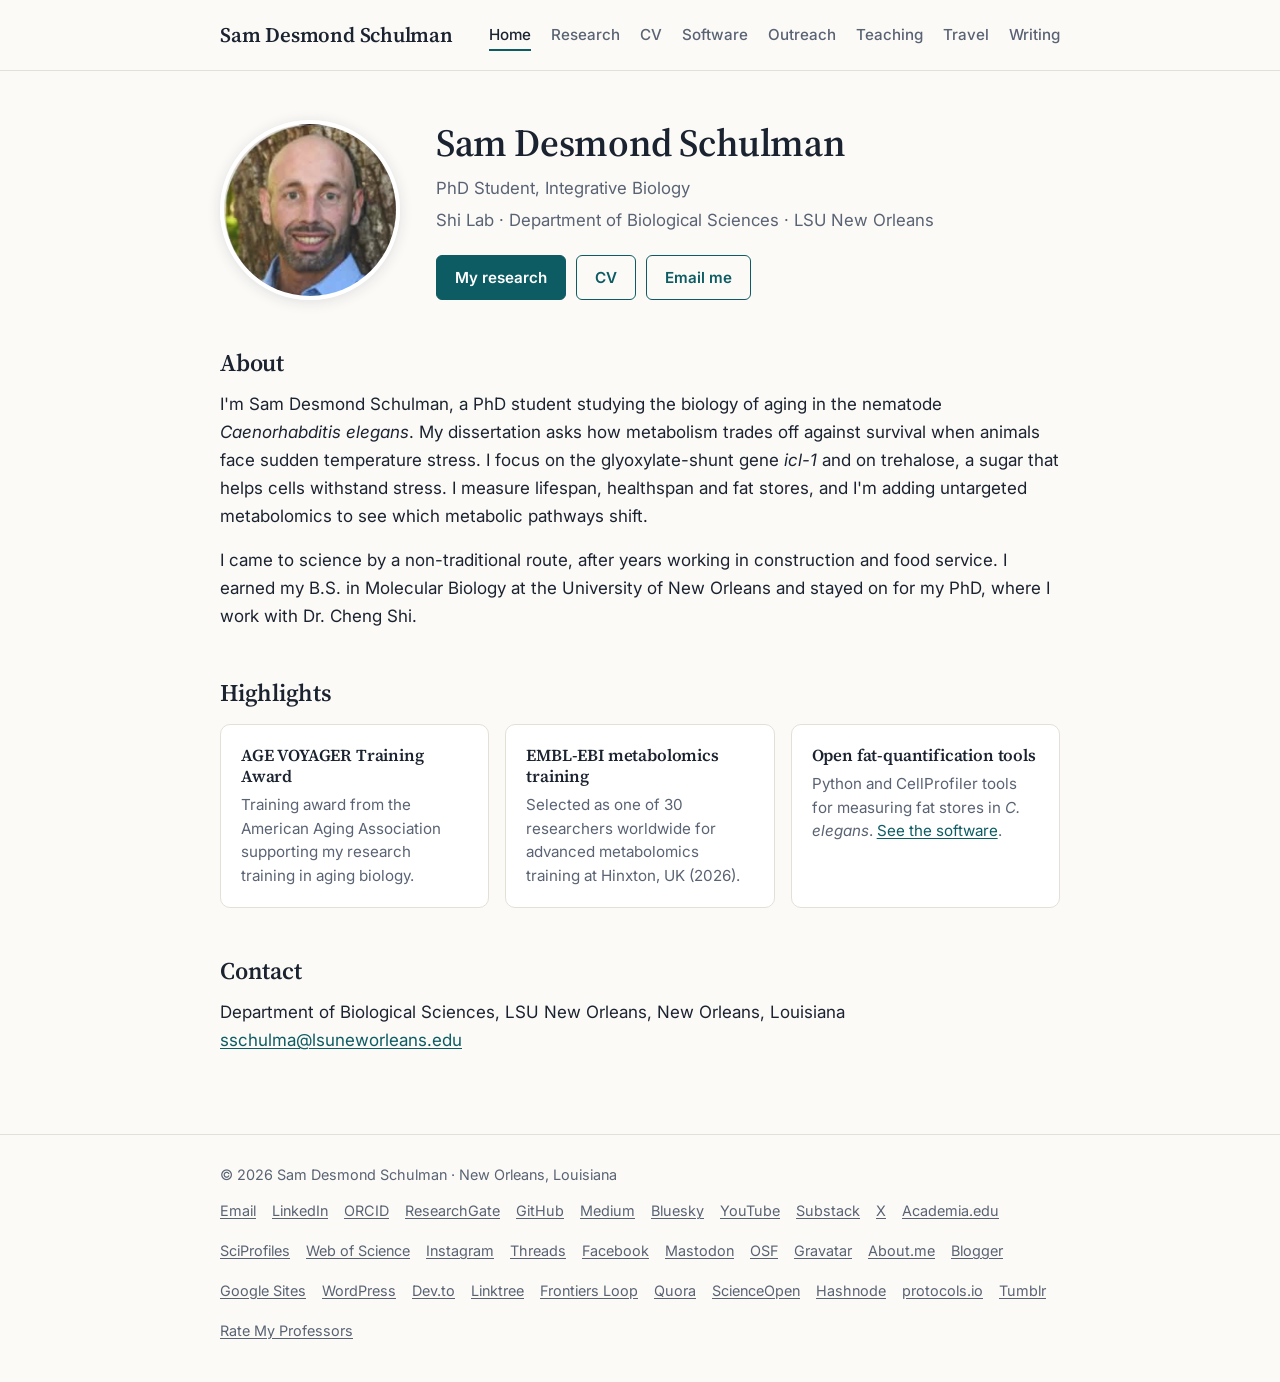
<file: index.html>
<!doctype html>
<html lang="en">
<head>
  <meta charset="utf-8">
  <meta name="viewport" content="width=device-width, initial-scale=1">
  <title>Sam Desmond Schulman | PhD Student, Biology of Aging | LSU New Orleans</title>
  <meta name="description" content="Sam Desmond Schulman is a PhD student in Integrative Biology at LSU New Orleans studying how C. elegans balances metabolism, stress survival and healthspan.">
  <meta name="author" content="Sam Desmond Schulman">
  <link rel="canonical" href="https://samdesmondschulman.com/">
  <meta property="og:type" content="profile">
  <meta property="og:title" content="Sam Desmond Schulman | PhD Student, Biology of Aging | LSU New Orleans">
  <meta property="og:description" content="Sam Desmond Schulman is a PhD student in Integrative Biology at LSU New Orleans studying how C. elegans balances metabolism, stress survival and healthspan.">
  <meta property="og:url" content="https://samdesmondschulman.com/">
  <meta property="og:image" content="https://samdesmondschulman.com/sam-desmond-schulman.png">
  <meta property="profile:first_name" content="Sam">
  <meta property="profile:last_name" content="Schulman">
  <meta name="twitter:card" content="summary">
  <link rel="preconnect" href="https://fonts.googleapis.com">
  <link rel="preconnect" href="https://fonts.gstatic.com" crossorigin>
  <link href="https://fonts.googleapis.com/css2?family=Inter:wght@400;500;600&family=Source+Serif+4:opsz,wght@8..60,600&display=swap" rel="stylesheet">
  <link rel="stylesheet" href="style.css">
  <script type="application/ld+json">
{
  "@context": "https://schema.org",
  "@type": "ProfilePage",
  "url": "https://samdesmondschulman.com/",
  "name": "Sam Desmond Schulman | PhD Student, Biology of Aging",
  "mainEntity": {
    "@type": "Person",
    "@id": "https://samdesmondschulman.com/#sam",
    "name": "Sam Desmond Schulman",
    "givenName": "Sam",
    "additionalName": "Desmond",
    "familyName": "Schulman",
    "alternateName": [
      "Sam Schulman",
      "Sam D. Schulman"
    ],
    "url": "https://samdesmondschulman.com/",
    "image": "https://samdesmondschulman.com/sam-desmond-schulman.png",
    "email": "mailto:sschulma@lsuneworleans.edu",
    "jobTitle": "PhD Student, Integrative Biology",
    "affiliation": {
      "@type": "CollegeOrUniversity",
      "name": "LSU New Orleans",
      "department": {
        "@type": "Organization",
        "name": "Department of Biological Sciences"
      }
    },
    "alumniOf": {
      "@type": "CollegeOrUniversity",
      "name": "University of New Orleans"
    },
    "homeLocation": {
      "@type": "Place",
      "name": "New Orleans, Louisiana"
    },
    "knowsAbout": [
      "Biology of aging",
      "Caenorhabditis elegans",
      "Stress biology",
      "Metabolism",
      "Glyoxylate shunt",
      "Trehalose",
      "Metabolomics",
      "Image analysis",
      "Python"
    ],
    "memberOf": {
      "@type": "Organization",
      "name": "American Aging Association"
    },
    "award": "AGE VOYAGER Training Award, American Aging Association",
    "sameAs": [
      "https://www.linkedin.com/in/samdesmondschulman",
      "https://orcid.org/0009-0003-9695-0405",
      "https://www.researchgate.net/profile/Sam-Schulman-2",
      "https://github.com/samdesmondschulman",
      "https://medium.com/@samdesmondschulman",
      "https://bsky.app/profile/samdesmondschulman.com",
      "https://www.youtube.com/@samdesmondschulman",
      "https://samdesmondschulman.substack.com",
      "https://x.com/SamDSchulman",
      "https://uno.academia.edu/samschulman",
      "https://sciprofiles.com/profile/sam-desmond-schulman",
      "https://www.webofscience.com/wos/author/record/AGZ-9314-2022",
      "https://www.instagram.com/samdesmondschulman/",
      "https://www.threads.com/@samdesmondschulman",
      "https://www.facebook.com/profile.php?id=61595675965129",
      "https://mastodon.social/@samdesmondschulman",
      "https://osf.io/79uh3/",
      "https://gravatar.com/samdesmondschulman",
      "https://about.me/samdesmondschulman",
    "https://samdesmondschulman.blogspot.com/",
    "https://sites.google.com/view/samdesmondschulman",
    "https://samdesmondschulman.wordpress.com/",
    "https://dev.to/samdesmondschulman",
    "https://linktr.ee/samdesmondschulman",
    "https://loop.frontiersin.org/people/3753012/overview",
    "https://www.quora.com/profile/Sam-Desmond-Schulman",
    "https://www.scienceopen.com/user/samdesmondschulman",
    "https://hashnode.com/@sam-desmond-schulman",
    "https://www.protocols.io/researchers/sam-desmond-schulman",
    "https://www.tumblr.com/samdesmondschulman",
    "https://www.ratemyprofessors.com/professor/5116360"
    ]
  }
}
  </script>
</head>
<body>
  <header class="site-header">
    <div class="wrap">
      <a class="brand" href="index.html">Sam Desmond Schulman</a>
      <nav class="nav" aria-label="Main">
        <a href="index.html" aria-current="page">Home</a>
        <a href="research.html">Research</a>
        <a href="cv.html">CV</a>
        <a href="software.html">Software</a>
        <a href="outreach.html">Outreach</a>
        <a href="teaching.html">Teaching</a>
        <a href="travel.html">Travel</a>
        <a href="writing.html">Writing</a>
      </nav>
    </div>
  </header>

  <main>
    <div class="wrap">
      <section class="hero">
        <img src="sam-desmond-schulman.png" alt="Portrait of Sam Desmond Schulman" width="180" height="180">
        <div>
          <h1>Sam Desmond Schulman</h1>
          <p class="title">PhD Student, Integrative Biology</p>
          <p class="title">Shi Lab &middot; Department of Biological Sciences &middot; LSU New Orleans</p>
          <div class="buttons">
            <a class="btn primary" href="research.html">My research</a>
            <a class="btn ghost" href="cv.html">CV</a>
            <a class="btn ghost" href="mailto:sschulma@lsuneworleans.edu">Email me</a>
          </div>
        </div>
      </section>

      <h2>About</h2>
      <p>I'm Sam Desmond Schulman, a PhD student studying the biology of aging in the nematode
      <em>Caenorhabditis elegans</em>. My dissertation asks how metabolism trades off against survival
      when animals face sudden temperature stress. I focus on the glyoxylate-shunt gene <em>icl-1</em>
      and on trehalose, a sugar that helps cells withstand stress. I measure lifespan, healthspan and
      fat stores, and I'm adding untargeted metabolomics to see which metabolic pathways shift.</p>
      <p>I came to science by a non-traditional route, after years working in construction and food
      service. I earned my B.S. in Molecular Biology at the University of New Orleans and stayed on for
      my PhD, where I work with Dr. Cheng Shi.</p>

      <h2>Highlights</h2>
      <div class="cards">
        <div class="card">
          <h3>AGE VOYAGER Training Award</h3>
          <p>Training award from the American Aging Association supporting my research training in aging biology.</p>
        </div>
        <div class="card">
          <h3>EMBL-EBI metabolomics training</h3>
          <p>Selected as one of 30 researchers worldwide for advanced metabolomics training at Hinxton, UK (2026).</p>
        </div>
        <div class="card">
          <h3>Open fat-quantification tools</h3>
          <p>Python and CellProfiler tools for measuring fat stores in <em>C. elegans</em>. <a href="software.html">See the software</a>.</p>
        </div>
      </div>

      <h2>Contact</h2>
      <p>Department of Biological Sciences, LSU New Orleans, New Orleans, Louisiana<br>
      <a href="mailto:sschulma@lsuneworleans.edu">sschulma@lsuneworleans.edu</a></p>
    </div>
  </main>

  <footer class="site-footer">
    <div class="wrap">
      <span>&copy; 2026 Sam Desmond Schulman &middot; New Orleans, Louisiana</span>
      <span class="footer-links">
        <a href="mailto:sschulma@lsuneworleans.edu">Email</a>
        <a href="https://www.linkedin.com/in/samdesmondschulman" rel="me">LinkedIn</a>
        <a href="https://orcid.org/0009-0003-9695-0405" rel="me">ORCID</a>
        <a href="https://www.researchgate.net/profile/Sam-Schulman-2" rel="me">ResearchGate</a>
        <a href="https://github.com/samdesmondschulman" rel="me">GitHub</a>
        <a href="https://medium.com/@samdesmondschulman" rel="me">Medium</a>
        <a href="https://bsky.app/profile/samdesmondschulman.com" rel="me">Bluesky</a>
        <a href="https://www.youtube.com/@samdesmondschulman" rel="me">YouTube</a>
        <a href="https://samdesmondschulman.substack.com" rel="me">Substack</a>
        <a href="https://x.com/SamDSchulman" rel="me">X</a>
        <a href="https://uno.academia.edu/samschulman" rel="me">Academia.edu</a>
        <a href="https://sciprofiles.com/profile/sam-desmond-schulman" rel="me">SciProfiles</a>
        <a href="https://www.webofscience.com/wos/author/record/AGZ-9314-2022" rel="me">Web of Science</a>
        <a href="https://www.instagram.com/samdesmondschulman/" rel="me">Instagram</a>
        <a href="https://www.threads.com/@samdesmondschulman" rel="me">Threads</a>
        <a href="https://www.facebook.com/profile.php?id=61595675965129" rel="me">Facebook</a>
        <a href="https://mastodon.social/@samdesmondschulman" rel="me">Mastodon</a>
        <a href="https://osf.io/79uh3/" rel="me">OSF</a>
        <a href="https://gravatar.com/samdesmondschulman" rel="me">Gravatar</a>
        <a href="https://about.me/samdesmondschulman" rel="me">About.me</a>
        <a href="https://samdesmondschulman.blogspot.com/" rel="me">Blogger</a>
        <a href="https://sites.google.com/view/samdesmondschulman" rel="me">Google Sites</a>
        <a href="https://samdesmondschulman.wordpress.com/" rel="me">WordPress</a>
        <a href="https://dev.to/samdesmondschulman" rel="me">Dev.to</a>
        <a href="https://linktr.ee/samdesmondschulman" rel="me">Linktree</a>
        <a href="https://loop.frontiersin.org/people/3753012/overview" rel="me">Frontiers Loop</a>
        <a href="https://www.quora.com/profile/Sam-Desmond-Schulman" rel="me">Quora</a>
        <a href="https://www.scienceopen.com/user/samdesmondschulman" rel="me">ScienceOpen</a>
        <a href="https://hashnode.com/@sam-desmond-schulman" rel="me">Hashnode</a>
        <a href="https://www.protocols.io/researchers/sam-desmond-schulman" rel="me">protocols.io</a>
        <a href="https://www.tumblr.com/samdesmondschulman" rel="me">Tumblr</a>
        <a href="https://www.ratemyprofessors.com/professor/5116360">Rate My Professors</a>
      </span>
    </div>
  </footer>
</body>
</html>
</file>
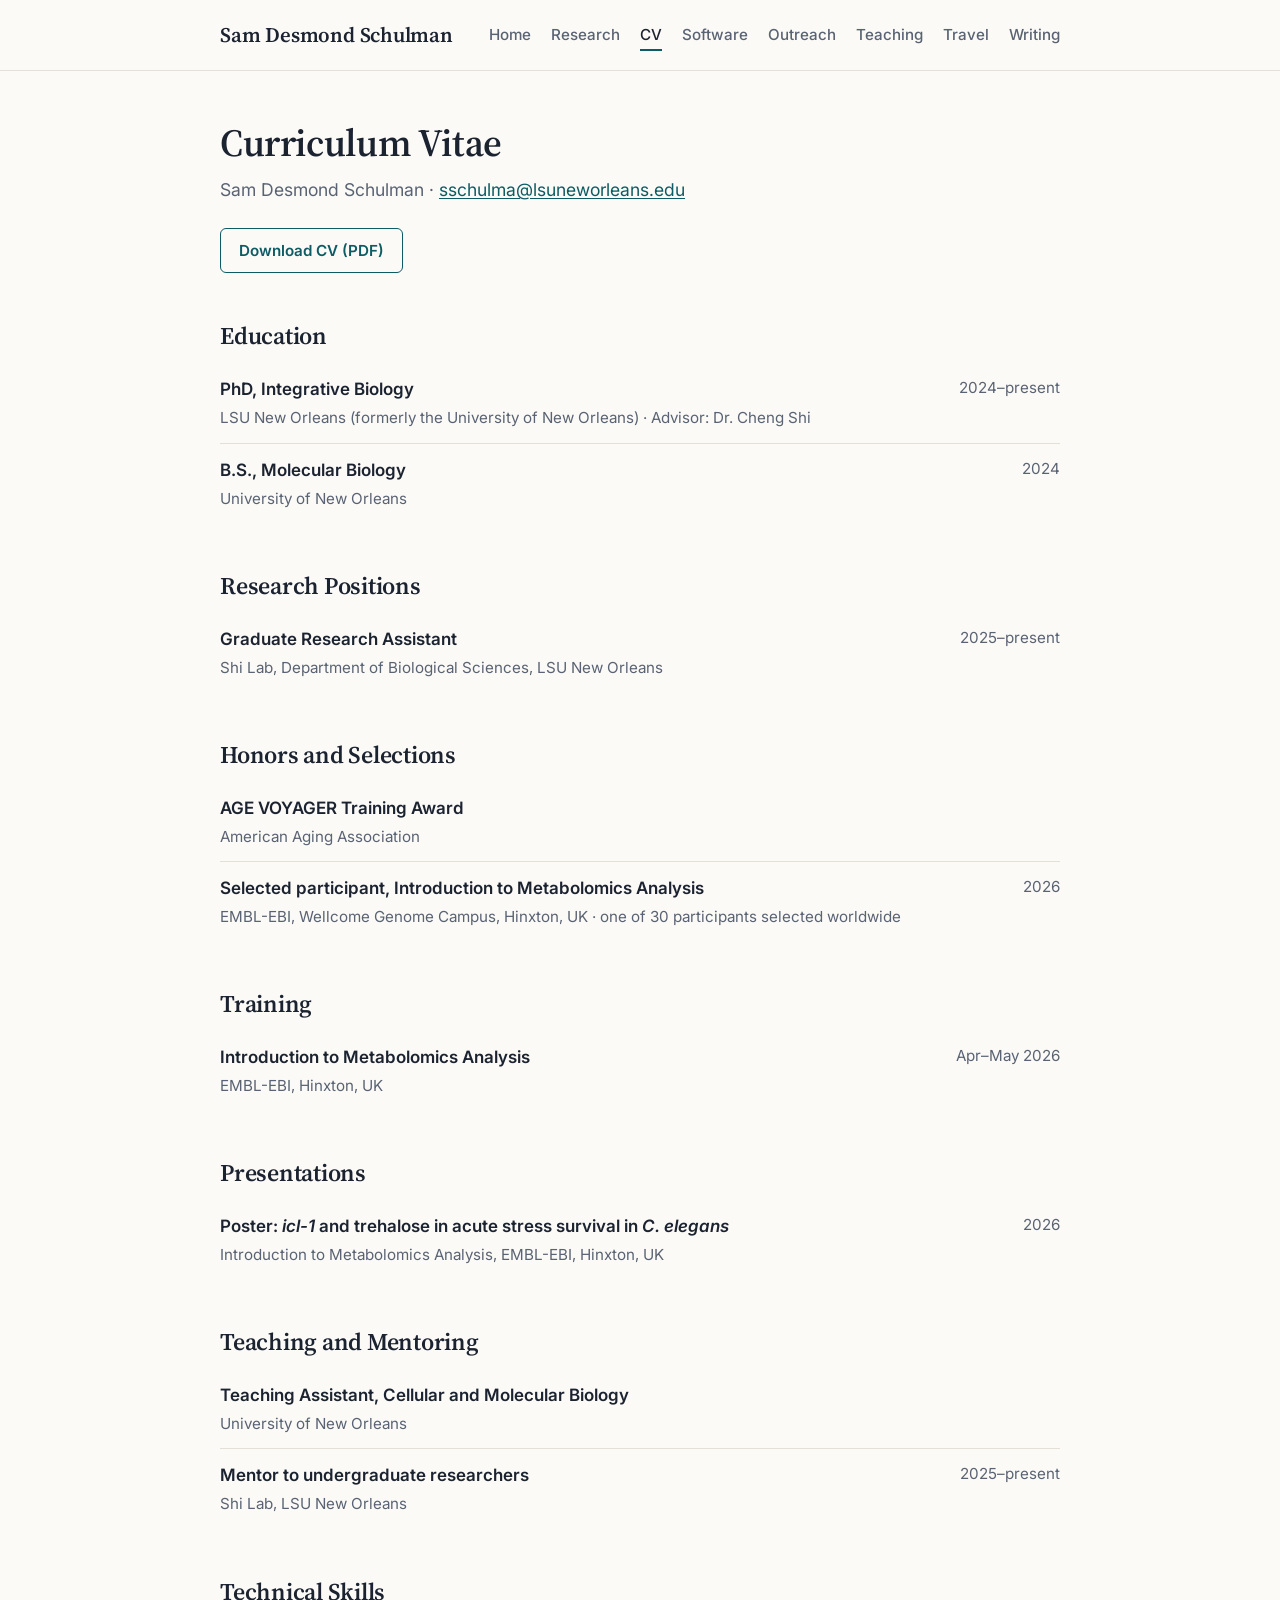
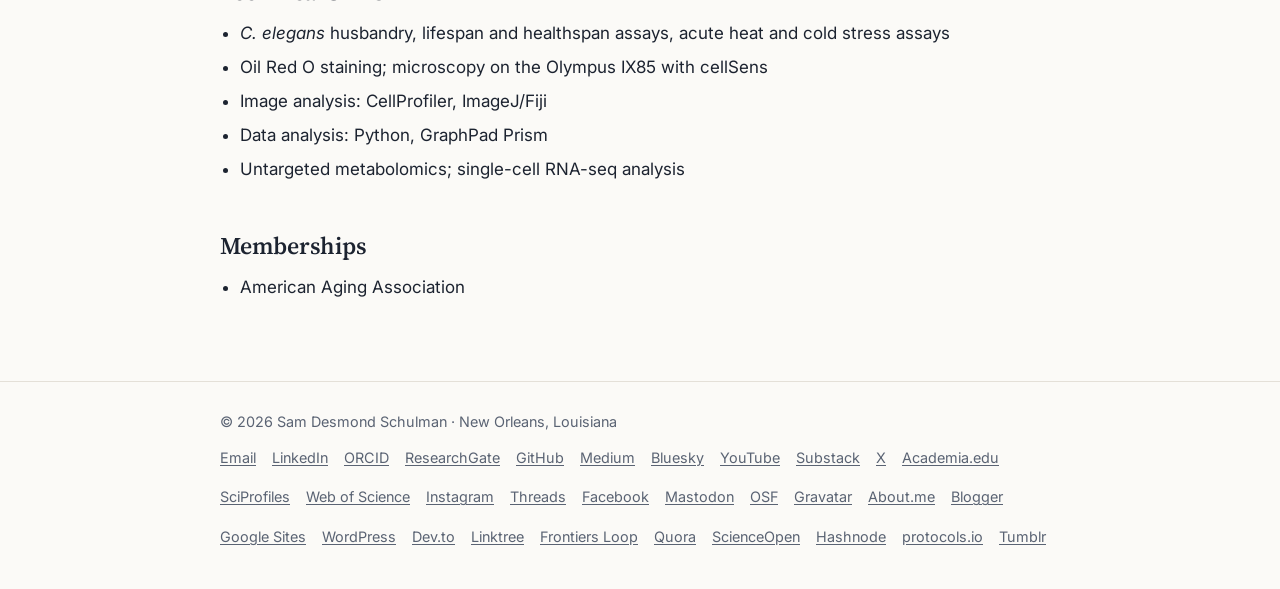
<file: cv.html>
<!doctype html>
<html lang="en">
<head>
  <meta charset="utf-8">
  <meta name="viewport" content="width=device-width, initial-scale=1">
  <title>CV | Sam Schulman</title>
  <meta name="description" content="Curriculum vitae of Sam Desmond Schulman, PhD student in Integrative Biology at LSU New Orleans.">
  <meta name="author" content="Sam Desmond Schulman">
  <link rel="canonical" href="https://samdesmondschulman.com/cv.html">
  <meta property="og:type" content="profile">
  <meta property="og:title" content="CV | Sam Schulman">
  <meta property="og:description" content="Curriculum vitae of Sam Desmond Schulman, PhD student in Integrative Biology at LSU New Orleans.">
  <meta property="og:url" content="https://samdesmondschulman.com/cv.html">
  <meta property="og:image" content="https://samdesmondschulman.com/sam-desmond-schulman.png">
  <meta property="profile:first_name" content="Sam">
  <meta property="profile:last_name" content="Schulman">
  <meta name="twitter:card" content="summary">
  <link rel="preconnect" href="https://fonts.googleapis.com">
  <link rel="preconnect" href="https://fonts.gstatic.com" crossorigin>
  <link href="https://fonts.googleapis.com/css2?family=Inter:wght@400;500;600&family=Source+Serif+4:opsz,wght@8..60,600&display=swap" rel="stylesheet">
  <link rel="stylesheet" href="style.css">
</head>
<body>
  <header class="site-header">
    <div class="wrap">
      <a class="brand" href="index.html">Sam Desmond Schulman</a>
      <nav class="nav" aria-label="Main">
        <a href="index.html">Home</a>
        <a href="research.html">Research</a>
        <a href="cv.html" aria-current="page">CV</a>
        <a href="software.html">Software</a>
        <a href="outreach.html">Outreach</a>
        <a href="teaching.html">Teaching</a>
        <a href="travel.html">Travel</a>
        <a href="writing.html">Writing</a>
      </nav>
    </div>
  </header>

  <main>
    <div class="wrap">
      <h1>Curriculum Vitae</h1>
      <p class="lede">Sam Desmond Schulman &middot; <a href="mailto:sschulma@lsuneworleans.edu">sschulma@lsuneworleans.edu</a></p>
      <p><a class="btn ghost" href="Sam-Desmond-Schulman-CV.pdf">Download CV (PDF)</a></p>

      <h2>Education</h2>
      <ul class="entries">
        <li><span class="what">PhD, Integrative Biology</span><span class="when">2024&ndash;present</span>
          <span class="detail">LSU New Orleans (formerly the University of New Orleans) &middot; Advisor: Dr. Cheng Shi</span></li>
        <li><span class="what">B.S., Molecular Biology</span><span class="when">2024</span>
          <span class="detail">University of New Orleans</span></li>
      </ul>

      <h2>Research Positions</h2>
      <ul class="entries">
        <li><span class="what">Graduate Research Assistant</span><span class="when">2025&ndash;present</span>
          <span class="detail">Shi Lab, Department of Biological Sciences, LSU New Orleans</span></li>
      </ul>

      <h2>Honors and Selections</h2>
      <ul class="entries">
        <li><span class="what">AGE VOYAGER Training Award</span><span class="when"></span>
          <span class="detail">American Aging Association</span></li>
        <li><span class="what">Selected participant, Introduction to Metabolomics Analysis</span><span class="when">2026</span>
          <span class="detail">EMBL-EBI, Wellcome Genome Campus, Hinxton, UK &middot; one of 30 participants selected worldwide</span></li>
      </ul>

      <h2>Training</h2>
      <ul class="entries">
        <li><span class="what">Introduction to Metabolomics Analysis</span><span class="when">Apr&ndash;May 2026</span>
          <span class="detail">EMBL-EBI, Hinxton, UK</span></li>
      </ul>

      <h2>Presentations</h2>
      <ul class="entries">
        <li><span class="what">Poster: <em>icl-1</em> and trehalose in acute stress survival in <em>C. elegans</em></span><span class="when">2026</span>
          <span class="detail">Introduction to Metabolomics Analysis, EMBL-EBI, Hinxton, UK</span></li>
      </ul>

      <h2>Teaching and Mentoring</h2>
      <ul class="entries">
        <li><span class="what">Teaching Assistant, Cellular and Molecular Biology</span><span class="when"></span>
          <span class="detail">University of New Orleans</span></li>
        <li><span class="what">Mentor to undergraduate researchers</span><span class="when">2025&ndash;present</span>
          <span class="detail">Shi Lab, LSU New Orleans</span></li>
      </ul>

      <h2>Technical Skills</h2>
      <ul class="plain">
        <li><em>C. elegans</em> husbandry, lifespan and healthspan assays, acute heat and cold stress assays</li>
        <li>Oil Red O staining; microscopy on the Olympus IX85 with cellSens</li>
        <li>Image analysis: CellProfiler, ImageJ/Fiji</li>
        <li>Data analysis: Python, GraphPad Prism</li>
        <li>Untargeted metabolomics; single-cell RNA-seq analysis</li>
      </ul>

      <h2>Memberships</h2>
      <ul class="plain">
        <li>American Aging Association</li>
      </ul>
    </div>
  </main>

  <footer class="site-footer">
    <div class="wrap">
      <span>&copy; 2026 Sam Desmond Schulman &middot; New Orleans, Louisiana</span>
      <span class="footer-links">
        <a href="mailto:sschulma@lsuneworleans.edu">Email</a>
        <a href="https://www.linkedin.com/in/samdesmondschulman" rel="me">LinkedIn</a>
        <a href="https://orcid.org/0009-0003-9695-0405" rel="me">ORCID</a>
        <a href="https://www.researchgate.net/profile/Sam-Schulman-2" rel="me">ResearchGate</a>
        <a href="https://github.com/samdesmondschulman" rel="me">GitHub</a>
        <a href="https://medium.com/@samdesmondschulman" rel="me">Medium</a>
        <a href="https://bsky.app/profile/samdesmondschulman.com" rel="me">Bluesky</a>
        <a href="https://www.youtube.com/@samdesmondschulman" rel="me">YouTube</a>
        <a href="https://samdesmondschulman.substack.com" rel="me">Substack</a>
        <a href="https://x.com/SamDSchulman" rel="me">X</a>
        <a href="https://uno.academia.edu/samschulman" rel="me">Academia.edu</a>
        <a href="https://sciprofiles.com/profile/sam-desmond-schulman" rel="me">SciProfiles</a>
        <a href="https://www.webofscience.com/wos/author/record/AGZ-9314-2022" rel="me">Web of Science</a>
        <a href="https://www.instagram.com/samdesmondschulman/" rel="me">Instagram</a>
        <a href="https://www.threads.com/@samdesmondschulman" rel="me">Threads</a>
        <a href="https://www.facebook.com/profile.php?id=61595675965129" rel="me">Facebook</a>
        <a href="https://mastodon.social/@samdesmondschulman" rel="me">Mastodon</a>
        <a href="https://osf.io/79uh3/" rel="me">OSF</a>
        <a href="https://gravatar.com/samdesmondschulman" rel="me">Gravatar</a>
        <a href="https://about.me/samdesmondschulman" rel="me">About.me</a>
        <a href="https://samdesmondschulman.blogspot.com/" rel="me">Blogger</a>
        <a href="https://sites.google.com/view/samdesmondschulman" rel="me">Google Sites</a>
        <a href="https://samdesmondschulman.wordpress.com/" rel="me">WordPress</a>
        <a href="https://dev.to/samdesmondschulman" rel="me">Dev.to</a>
        <a href="https://linktr.ee/samdesmondschulman" rel="me">Linktree</a>
        <a href="https://loop.frontiersin.org/people/3753012/overview" rel="me">Frontiers Loop</a>
        <a href="https://www.quora.com/profile/Sam-Desmond-Schulman" rel="me">Quora</a>
        <a href="https://www.scienceopen.com/user/samdesmondschulman" rel="me">ScienceOpen</a>
        <a href="https://hashnode.com/@sam-desmond-schulman" rel="me">Hashnode</a>
        <a href="https://www.protocols.io/researchers/sam-desmond-schulman" rel="me">protocols.io</a>
        <a href="https://www.tumblr.com/samdesmondschulman" rel="me">Tumblr</a>
      </span>
    </div>
  </footer>
</body>
</html>
</file>
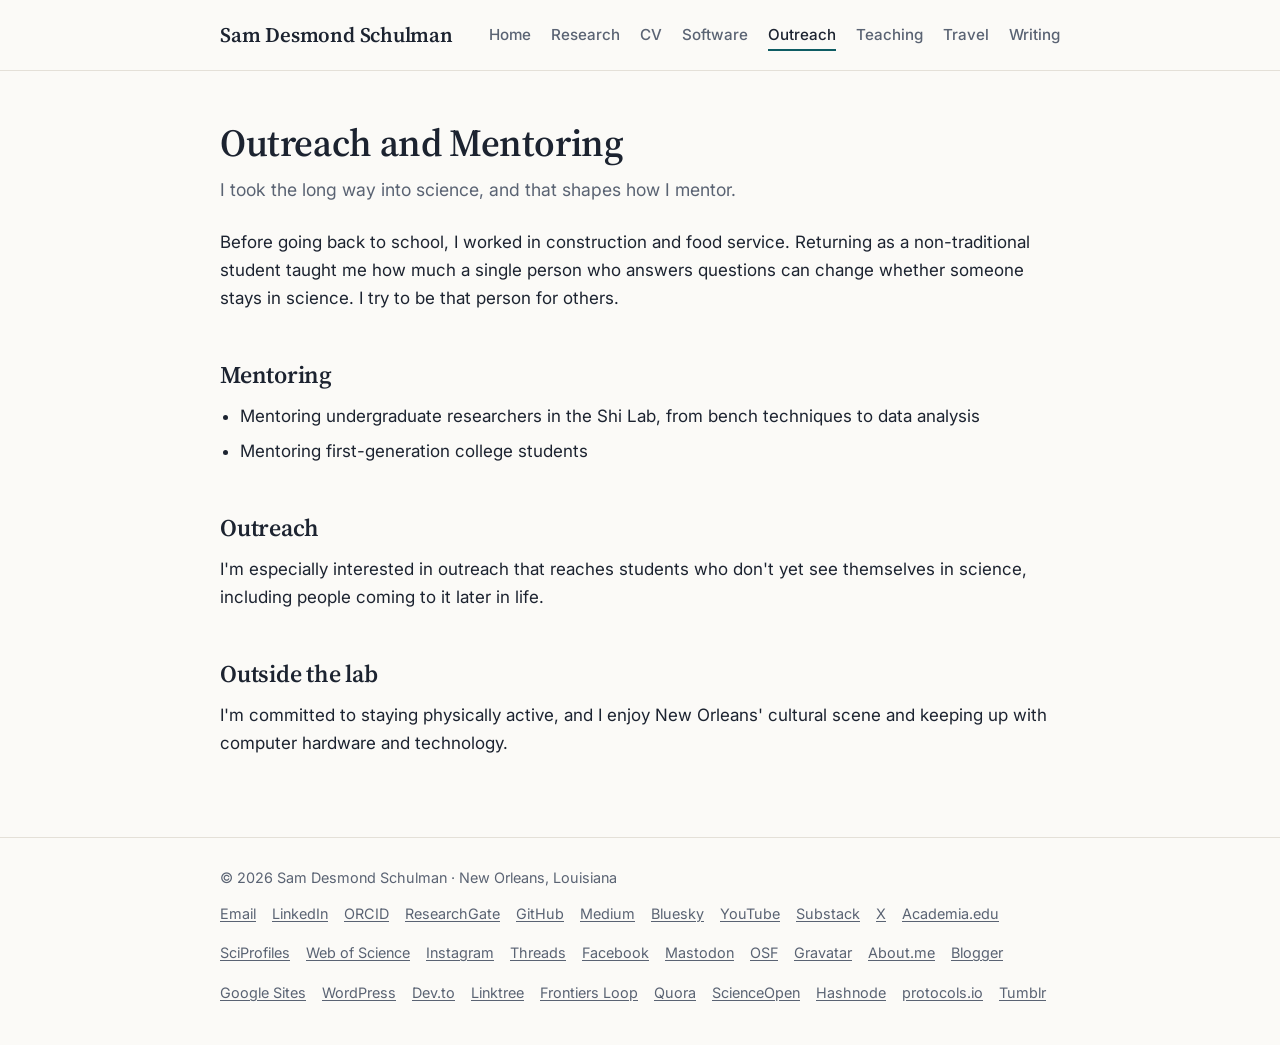
<file: outreach.html>
<!doctype html>
<html lang="en">
<head>
  <meta charset="utf-8">
  <meta name="viewport" content="width=device-width, initial-scale=1">
  <title>Outreach and Mentoring | Sam Schulman</title>
  <meta name="description" content="Sam Desmond Schulman on mentoring undergraduate and first-generation students and non-traditional paths into science.">
  <meta name="author" content="Sam Desmond Schulman">
  <link rel="canonical" href="https://samdesmondschulman.com/outreach.html">
  <meta property="og:type" content="profile">
  <meta property="og:title" content="Outreach and Mentoring | Sam Schulman">
  <meta property="og:description" content="Sam Desmond Schulman on mentoring undergraduate and first-generation students and non-traditional paths into science.">
  <meta property="og:url" content="https://samdesmondschulman.com/outreach.html">
  <meta property="og:image" content="https://samdesmondschulman.com/sam-desmond-schulman.png">
  <meta property="profile:first_name" content="Sam">
  <meta property="profile:last_name" content="Schulman">
  <meta name="twitter:card" content="summary">
  <link rel="preconnect" href="https://fonts.googleapis.com">
  <link rel="preconnect" href="https://fonts.gstatic.com" crossorigin>
  <link href="https://fonts.googleapis.com/css2?family=Inter:wght@400;500;600&family=Source+Serif+4:opsz,wght@8..60,600&display=swap" rel="stylesheet">
  <link rel="stylesheet" href="style.css">
</head>
<body>
  <header class="site-header">
    <div class="wrap">
      <a class="brand" href="index.html">Sam Desmond Schulman</a>
      <nav class="nav" aria-label="Main">
        <a href="index.html">Home</a>
        <a href="research.html">Research</a>
        <a href="cv.html">CV</a>
        <a href="software.html">Software</a>
        <a href="outreach.html" aria-current="page">Outreach</a>
        <a href="teaching.html">Teaching</a>
        <a href="travel.html">Travel</a>
        <a href="writing.html">Writing</a>
      </nav>
    </div>
  </header>

  <main>
    <div class="wrap">
      <h1>Outreach and Mentoring</h1>
      <p class="lede">I took the long way into science, and that shapes how I mentor.</p>

      <p>Before going back to school, I worked in construction and food service. Returning as a
      non-traditional student taught me how much a single person who answers questions can change
      whether someone stays in science. I try to be that person for others.</p>

      <h2>Mentoring</h2>
      <ul class="plain">
        <li>Mentoring undergraduate researchers in the Shi Lab, from bench techniques to data analysis</li>
        <li>Mentoring first-generation college students</li>
      </ul>

      <h2>Outreach</h2>
      <p>I'm especially interested in outreach that reaches students who don't yet see themselves in
      science, including people coming to it later in life.</p>

      <h2>Outside the lab</h2>
      <p>I'm committed to staying physically active, and I enjoy New Orleans' cultural scene and keeping
      up with computer hardware and technology.</p>
    </div>
  </main>

  <footer class="site-footer">
    <div class="wrap">
      <span>&copy; 2026 Sam Desmond Schulman &middot; New Orleans, Louisiana</span>
      <span class="footer-links">
        <a href="mailto:sschulma@lsuneworleans.edu">Email</a>
        <a href="https://www.linkedin.com/in/samdesmondschulman" rel="me">LinkedIn</a>
        <a href="https://orcid.org/0009-0003-9695-0405" rel="me">ORCID</a>
        <a href="https://www.researchgate.net/profile/Sam-Schulman-2" rel="me">ResearchGate</a>
        <a href="https://github.com/samdesmondschulman" rel="me">GitHub</a>
        <a href="https://medium.com/@samdesmondschulman" rel="me">Medium</a>
        <a href="https://bsky.app/profile/samdesmondschulman.com" rel="me">Bluesky</a>
        <a href="https://www.youtube.com/@samdesmondschulman" rel="me">YouTube</a>
        <a href="https://samdesmondschulman.substack.com" rel="me">Substack</a>
        <a href="https://x.com/SamDSchulman" rel="me">X</a>
        <a href="https://uno.academia.edu/samschulman" rel="me">Academia.edu</a>
        <a href="https://sciprofiles.com/profile/sam-desmond-schulman" rel="me">SciProfiles</a>
        <a href="https://www.webofscience.com/wos/author/record/AGZ-9314-2022" rel="me">Web of Science</a>
        <a href="https://www.instagram.com/samdesmondschulman/" rel="me">Instagram</a>
        <a href="https://www.threads.com/@samdesmondschulman" rel="me">Threads</a>
        <a href="https://www.facebook.com/profile.php?id=61595675965129" rel="me">Facebook</a>
        <a href="https://mastodon.social/@samdesmondschulman" rel="me">Mastodon</a>
        <a href="https://osf.io/79uh3/" rel="me">OSF</a>
        <a href="https://gravatar.com/samdesmondschulman" rel="me">Gravatar</a>
        <a href="https://about.me/samdesmondschulman" rel="me">About.me</a>
        <a href="https://samdesmondschulman.blogspot.com/" rel="me">Blogger</a>
        <a href="https://sites.google.com/view/samdesmondschulman" rel="me">Google Sites</a>
        <a href="https://samdesmondschulman.wordpress.com/" rel="me">WordPress</a>
        <a href="https://dev.to/samdesmondschulman" rel="me">Dev.to</a>
        <a href="https://linktr.ee/samdesmondschulman" rel="me">Linktree</a>
        <a href="https://loop.frontiersin.org/people/3753012/overview" rel="me">Frontiers Loop</a>
        <a href="https://www.quora.com/profile/Sam-Desmond-Schulman" rel="me">Quora</a>
        <a href="https://www.scienceopen.com/user/samdesmondschulman" rel="me">ScienceOpen</a>
        <a href="https://hashnode.com/@sam-desmond-schulman" rel="me">Hashnode</a>
        <a href="https://www.protocols.io/researchers/sam-desmond-schulman" rel="me">protocols.io</a>
        <a href="https://www.tumblr.com/samdesmondschulman" rel="me">Tumblr</a>
      </span>
    </div>
  </footer>
</body>
</html>
</file>
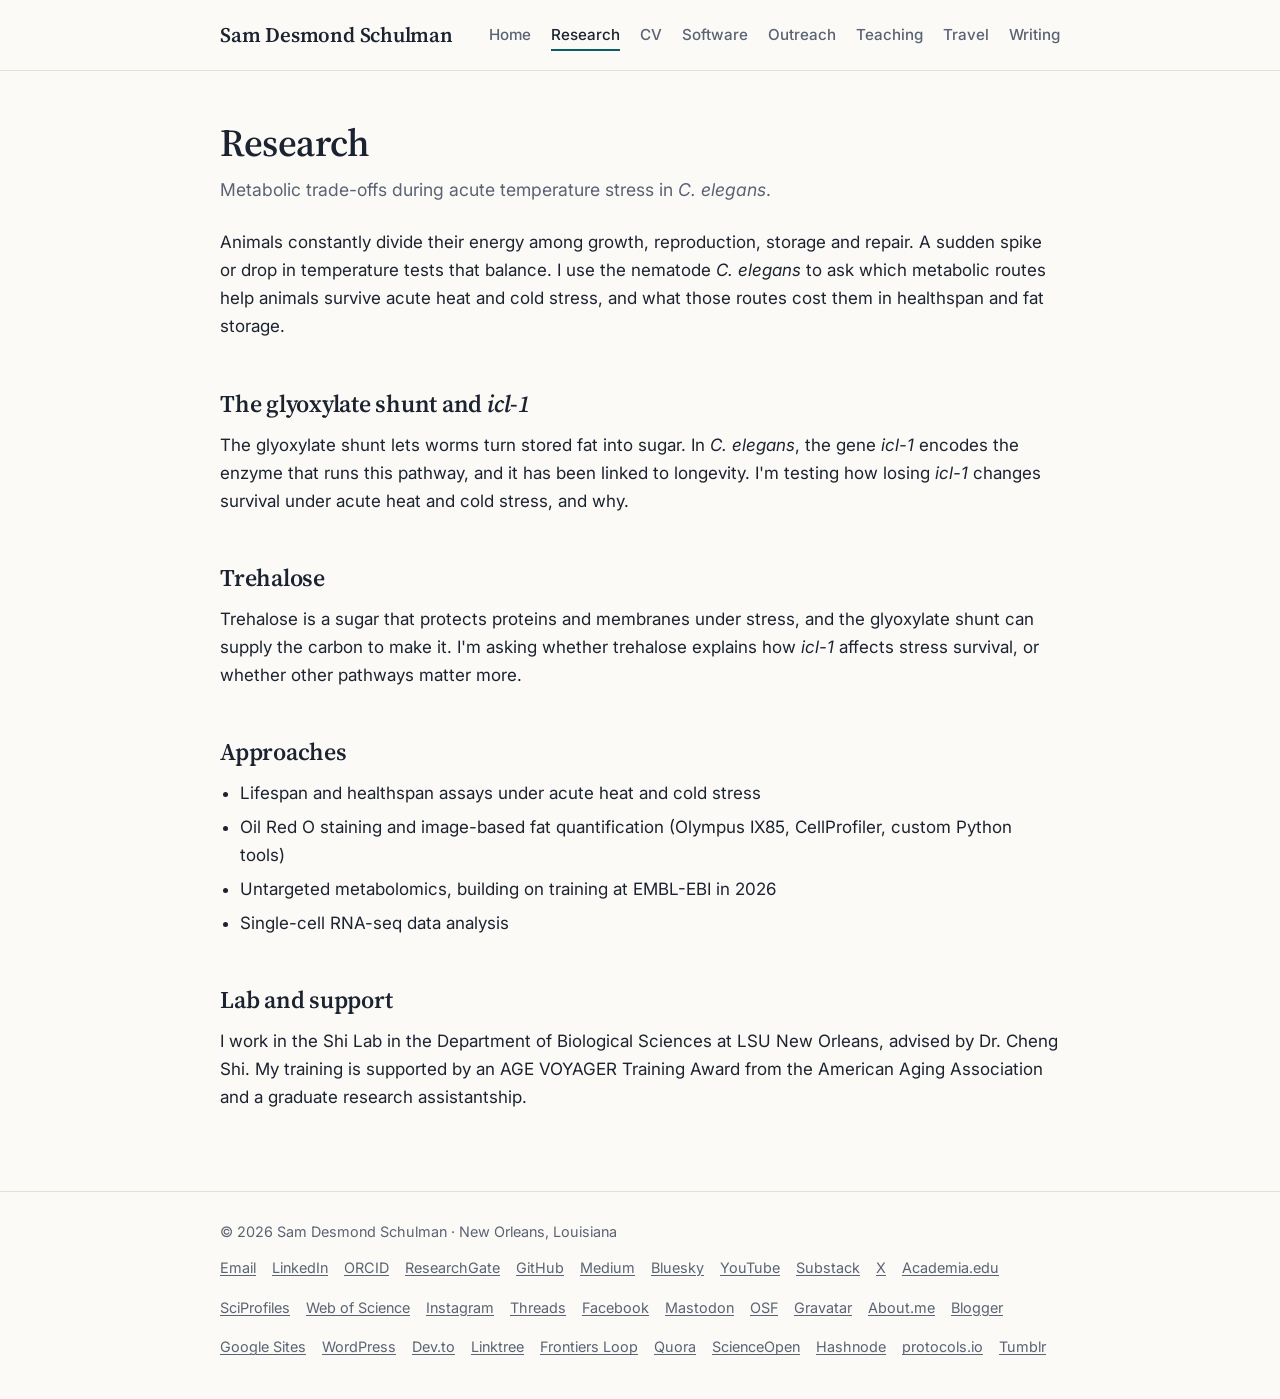
<file: research.html>
<!doctype html>
<html lang="en">
<head>
  <meta charset="utf-8">
  <meta name="viewport" content="width=device-width, initial-scale=1">
  <title>Research | Sam Schulman</title>
  <meta name="description" content="Research by Sam Desmond Schulman: metabolic trade-offs during acute temperature stress in C. elegans, the glyoxylate-shunt gene icl-1, and trehalose.">
  <meta name="author" content="Sam Desmond Schulman">
  <link rel="canonical" href="https://samdesmondschulman.com/research.html">
  <meta property="og:type" content="profile">
  <meta property="og:title" content="Research | Sam Schulman">
  <meta property="og:description" content="Research by Sam Desmond Schulman: metabolic trade-offs during acute temperature stress in C. elegans, the glyoxylate-shunt gene icl-1, and trehalose.">
  <meta property="og:url" content="https://samdesmondschulman.com/research.html">
  <meta property="og:image" content="https://samdesmondschulman.com/sam-desmond-schulman.png">
  <meta property="profile:first_name" content="Sam">
  <meta property="profile:last_name" content="Schulman">
  <meta name="twitter:card" content="summary">
  <link rel="preconnect" href="https://fonts.googleapis.com">
  <link rel="preconnect" href="https://fonts.gstatic.com" crossorigin>
  <link href="https://fonts.googleapis.com/css2?family=Inter:wght@400;500;600&family=Source+Serif+4:opsz,wght@8..60,600&display=swap" rel="stylesheet">
  <link rel="stylesheet" href="style.css">
</head>
<body>
  <header class="site-header">
    <div class="wrap">
      <a class="brand" href="index.html">Sam Desmond Schulman</a>
      <nav class="nav" aria-label="Main">
        <a href="index.html">Home</a>
        <a href="research.html" aria-current="page">Research</a>
        <a href="cv.html">CV</a>
        <a href="software.html">Software</a>
        <a href="outreach.html">Outreach</a>
        <a href="teaching.html">Teaching</a>
        <a href="travel.html">Travel</a>
        <a href="writing.html">Writing</a>
      </nav>
    </div>
  </header>

  <main>
    <div class="wrap">
      <h1>Research</h1>
      <p class="lede">Metabolic trade-offs during acute temperature stress in <em>C. elegans</em>.</p>

      <p>Animals constantly divide their energy among growth, reproduction, storage and repair. A sudden
      spike or drop in temperature tests that balance. I use the nematode <em>C. elegans</em> to ask which
      metabolic routes help animals survive acute heat and cold stress, and what those routes cost them in
      healthspan and fat storage.</p>

      <h2>The glyoxylate shunt and <em>icl-1</em></h2>
      <p>The glyoxylate shunt lets worms turn stored fat into sugar. In <em>C. elegans</em>, the gene
      <em>icl-1</em> encodes the enzyme that runs this pathway, and it has been linked to longevity. I'm
      testing how losing <em>icl-1</em> changes survival under acute heat and cold stress, and why.</p>

      <h2>Trehalose</h2>
      <p>Trehalose is a sugar that protects proteins and membranes under stress, and the glyoxylate shunt
      can supply the carbon to make it. I'm asking whether trehalose explains how <em>icl-1</em> affects
      stress survival, or whether other pathways matter more.</p>

      <h2>Approaches</h2>
      <ul class="plain">
        <li>Lifespan and healthspan assays under acute heat and cold stress</li>
        <li>Oil Red O staining and image-based fat quantification (Olympus IX85, CellProfiler, custom Python tools)</li>
        <li>Untargeted metabolomics, building on training at EMBL-EBI in 2026</li>
        <li>Single-cell RNA-seq data analysis</li>
      </ul>

      <h2>Lab and support</h2>
      <p>I work in the Shi Lab in the Department of Biological Sciences at LSU New Orleans, advised by
      Dr. Cheng Shi. My training is supported by an AGE VOYAGER Training Award from the American Aging
      Association and a graduate research assistantship.</p>
    </div>
  </main>

  <footer class="site-footer">
    <div class="wrap">
      <span>&copy; 2026 Sam Desmond Schulman &middot; New Orleans, Louisiana</span>
      <span class="footer-links">
        <a href="mailto:sschulma@lsuneworleans.edu">Email</a>
        <a href="https://www.linkedin.com/in/samdesmondschulman" rel="me">LinkedIn</a>
        <a href="https://orcid.org/0009-0003-9695-0405" rel="me">ORCID</a>
        <a href="https://www.researchgate.net/profile/Sam-Schulman-2" rel="me">ResearchGate</a>
        <a href="https://github.com/samdesmondschulman" rel="me">GitHub</a>
        <a href="https://medium.com/@samdesmondschulman" rel="me">Medium</a>
        <a href="https://bsky.app/profile/samdesmondschulman.com" rel="me">Bluesky</a>
        <a href="https://www.youtube.com/@samdesmondschulman" rel="me">YouTube</a>
        <a href="https://samdesmondschulman.substack.com" rel="me">Substack</a>
        <a href="https://x.com/SamDSchulman" rel="me">X</a>
        <a href="https://uno.academia.edu/samschulman" rel="me">Academia.edu</a>
        <a href="https://sciprofiles.com/profile/sam-desmond-schulman" rel="me">SciProfiles</a>
        <a href="https://www.webofscience.com/wos/author/record/AGZ-9314-2022" rel="me">Web of Science</a>
        <a href="https://www.instagram.com/samdesmondschulman/" rel="me">Instagram</a>
        <a href="https://www.threads.com/@samdesmondschulman" rel="me">Threads</a>
        <a href="https://www.facebook.com/profile.php?id=61595675965129" rel="me">Facebook</a>
        <a href="https://mastodon.social/@samdesmondschulman" rel="me">Mastodon</a>
        <a href="https://osf.io/79uh3/" rel="me">OSF</a>
        <a href="https://gravatar.com/samdesmondschulman" rel="me">Gravatar</a>
        <a href="https://about.me/samdesmondschulman" rel="me">About.me</a>
        <a href="https://samdesmondschulman.blogspot.com/" rel="me">Blogger</a>
        <a href="https://sites.google.com/view/samdesmondschulman" rel="me">Google Sites</a>
        <a href="https://samdesmondschulman.wordpress.com/" rel="me">WordPress</a>
        <a href="https://dev.to/samdesmondschulman" rel="me">Dev.to</a>
        <a href="https://linktr.ee/samdesmondschulman" rel="me">Linktree</a>
        <a href="https://loop.frontiersin.org/people/3753012/overview" rel="me">Frontiers Loop</a>
        <a href="https://www.quora.com/profile/Sam-Desmond-Schulman" rel="me">Quora</a>
        <a href="https://www.scienceopen.com/user/samdesmondschulman" rel="me">ScienceOpen</a>
        <a href="https://hashnode.com/@sam-desmond-schulman" rel="me">Hashnode</a>
        <a href="https://www.protocols.io/researchers/sam-desmond-schulman" rel="me">protocols.io</a>
        <a href="https://www.tumblr.com/samdesmondschulman" rel="me">Tumblr</a>
      </span>
    </div>
  </footer>
</body>
</html>
</file>
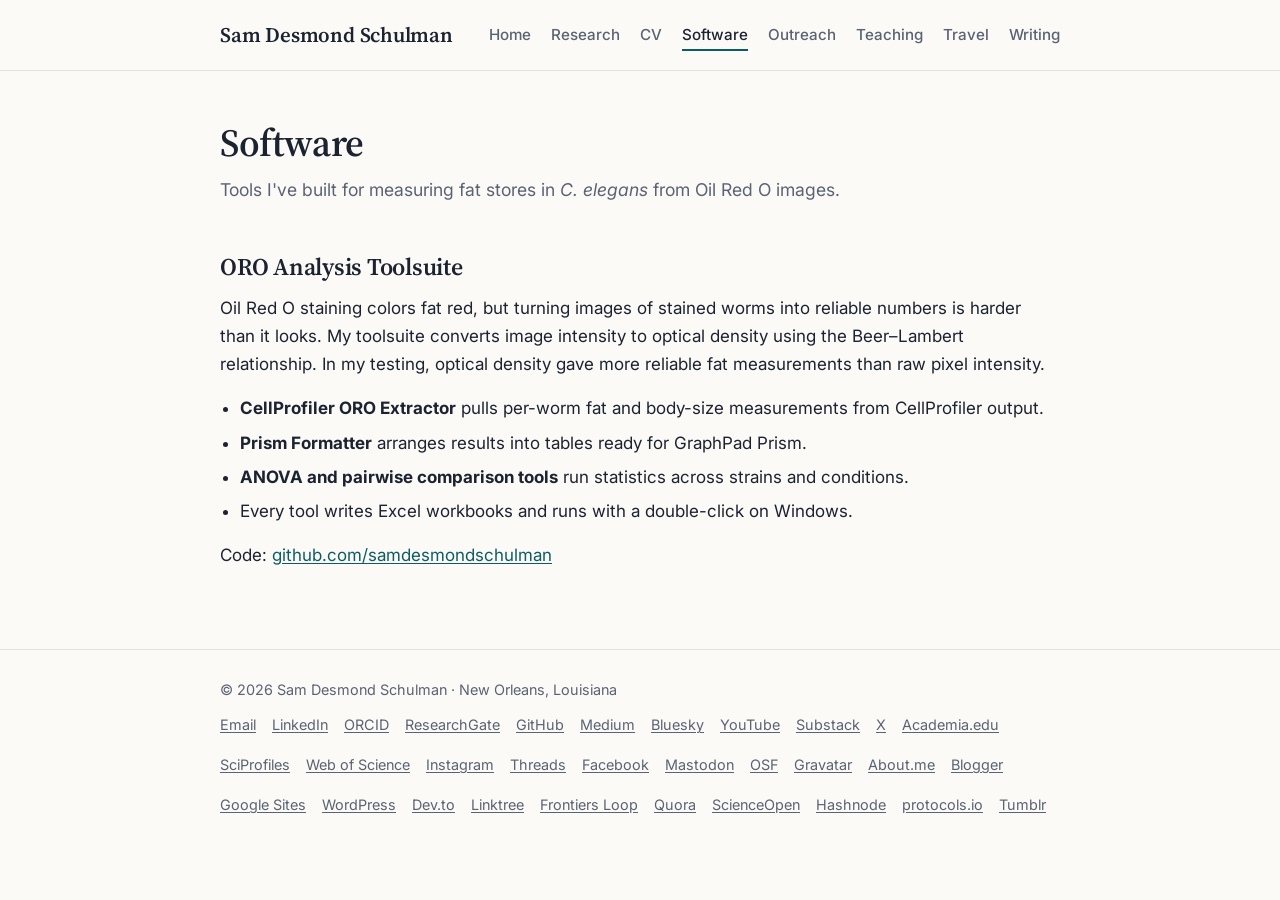
<file: software.html>
<!doctype html>
<html lang="en">
<head>
  <meta charset="utf-8">
  <meta name="viewport" content="width=device-width, initial-scale=1">
  <title>Software | Sam Schulman</title>
  <meta name="description" content="Open tools by Sam Desmond Schulman for quantifying Oil Red O fat staining in C. elegans with Python and CellProfiler.">
  <meta name="author" content="Sam Desmond Schulman">
  <link rel="canonical" href="https://samdesmondschulman.com/software.html">
  <meta property="og:type" content="profile">
  <meta property="og:title" content="Software | Sam Schulman">
  <meta property="og:description" content="Open tools by Sam Desmond Schulman for quantifying Oil Red O fat staining in C. elegans with Python and CellProfiler.">
  <meta property="og:url" content="https://samdesmondschulman.com/software.html">
  <meta property="og:image" content="https://samdesmondschulman.com/sam-desmond-schulman.png">
  <meta property="profile:first_name" content="Sam">
  <meta property="profile:last_name" content="Schulman">
  <meta name="twitter:card" content="summary">
  <link rel="preconnect" href="https://fonts.googleapis.com">
  <link rel="preconnect" href="https://fonts.gstatic.com" crossorigin>
  <link href="https://fonts.googleapis.com/css2?family=Inter:wght@400;500;600&family=Source+Serif+4:opsz,wght@8..60,600&display=swap" rel="stylesheet">
  <link rel="stylesheet" href="style.css">
</head>
<body>
  <header class="site-header">
    <div class="wrap">
      <a class="brand" href="index.html">Sam Desmond Schulman</a>
      <nav class="nav" aria-label="Main">
        <a href="index.html">Home</a>
        <a href="research.html">Research</a>
        <a href="cv.html">CV</a>
        <a href="software.html" aria-current="page">Software</a>
        <a href="outreach.html">Outreach</a>
        <a href="teaching.html">Teaching</a>
        <a href="travel.html">Travel</a>
        <a href="writing.html">Writing</a>
      </nav>
    </div>
  </header>

  <main>
    <div class="wrap">
      <h1>Software</h1>
      <p class="lede">Tools I've built for measuring fat stores in <em>C. elegans</em> from Oil Red O images.</p>

      <h2>ORO Analysis Toolsuite</h2>
      <p>Oil Red O staining colors fat red, but turning images of stained worms into reliable numbers is
      harder than it looks. My toolsuite converts image intensity to optical density using the
      Beer&ndash;Lambert relationship. In my testing, optical density gave more reliable fat measurements
      than raw pixel intensity.</p>
      <ul class="plain">
        <li><strong>CellProfiler ORO Extractor</strong> pulls per-worm fat and body-size measurements from CellProfiler output.</li>
        <li><strong>Prism Formatter</strong> arranges results into tables ready for GraphPad Prism.</li>
        <li><strong>ANOVA and pairwise comparison tools</strong> run statistics across strains and conditions.</li>
        <li>Every tool writes Excel workbooks and runs with a double-click on Windows.</li>
      </ul>
      <p>Code: <a href="https://github.com/samdesmondschulman" rel="me">github.com/samdesmondschulman</a></p>
    </div>
  </main>

  <footer class="site-footer">
    <div class="wrap">
      <span>&copy; 2026 Sam Desmond Schulman &middot; New Orleans, Louisiana</span>
      <span class="footer-links">
        <a href="mailto:sschulma@lsuneworleans.edu">Email</a>
        <a href="https://www.linkedin.com/in/samdesmondschulman" rel="me">LinkedIn</a>
        <a href="https://orcid.org/0009-0003-9695-0405" rel="me">ORCID</a>
        <a href="https://www.researchgate.net/profile/Sam-Schulman-2" rel="me">ResearchGate</a>
        <a href="https://github.com/samdesmondschulman" rel="me">GitHub</a>
        <a href="https://medium.com/@samdesmondschulman" rel="me">Medium</a>
        <a href="https://bsky.app/profile/samdesmondschulman.com" rel="me">Bluesky</a>
        <a href="https://www.youtube.com/@samdesmondschulman" rel="me">YouTube</a>
        <a href="https://samdesmondschulman.substack.com" rel="me">Substack</a>
        <a href="https://x.com/SamDSchulman" rel="me">X</a>
        <a href="https://uno.academia.edu/samschulman" rel="me">Academia.edu</a>
        <a href="https://sciprofiles.com/profile/sam-desmond-schulman" rel="me">SciProfiles</a>
        <a href="https://www.webofscience.com/wos/author/record/AGZ-9314-2022" rel="me">Web of Science</a>
        <a href="https://www.instagram.com/samdesmondschulman/" rel="me">Instagram</a>
        <a href="https://www.threads.com/@samdesmondschulman" rel="me">Threads</a>
        <a href="https://www.facebook.com/profile.php?id=61595675965129" rel="me">Facebook</a>
        <a href="https://mastodon.social/@samdesmondschulman" rel="me">Mastodon</a>
        <a href="https://osf.io/79uh3/" rel="me">OSF</a>
        <a href="https://gravatar.com/samdesmondschulman" rel="me">Gravatar</a>
        <a href="https://about.me/samdesmondschulman" rel="me">About.me</a>
        <a href="https://samdesmondschulman.blogspot.com/" rel="me">Blogger</a>
        <a href="https://sites.google.com/view/samdesmondschulman" rel="me">Google Sites</a>
        <a href="https://samdesmondschulman.wordpress.com/" rel="me">WordPress</a>
        <a href="https://dev.to/samdesmondschulman" rel="me">Dev.to</a>
        <a href="https://linktr.ee/samdesmondschulman" rel="me">Linktree</a>
        <a href="https://loop.frontiersin.org/people/3753012/overview" rel="me">Frontiers Loop</a>
        <a href="https://www.quora.com/profile/Sam-Desmond-Schulman" rel="me">Quora</a>
        <a href="https://www.scienceopen.com/user/samdesmondschulman" rel="me">ScienceOpen</a>
        <a href="https://hashnode.com/@sam-desmond-schulman" rel="me">Hashnode</a>
        <a href="https://www.protocols.io/researchers/sam-desmond-schulman" rel="me">protocols.io</a>
        <a href="https://www.tumblr.com/samdesmondschulman" rel="me">Tumblr</a>
      </span>
    </div>
  </footer>
</body>
</html>
</file>
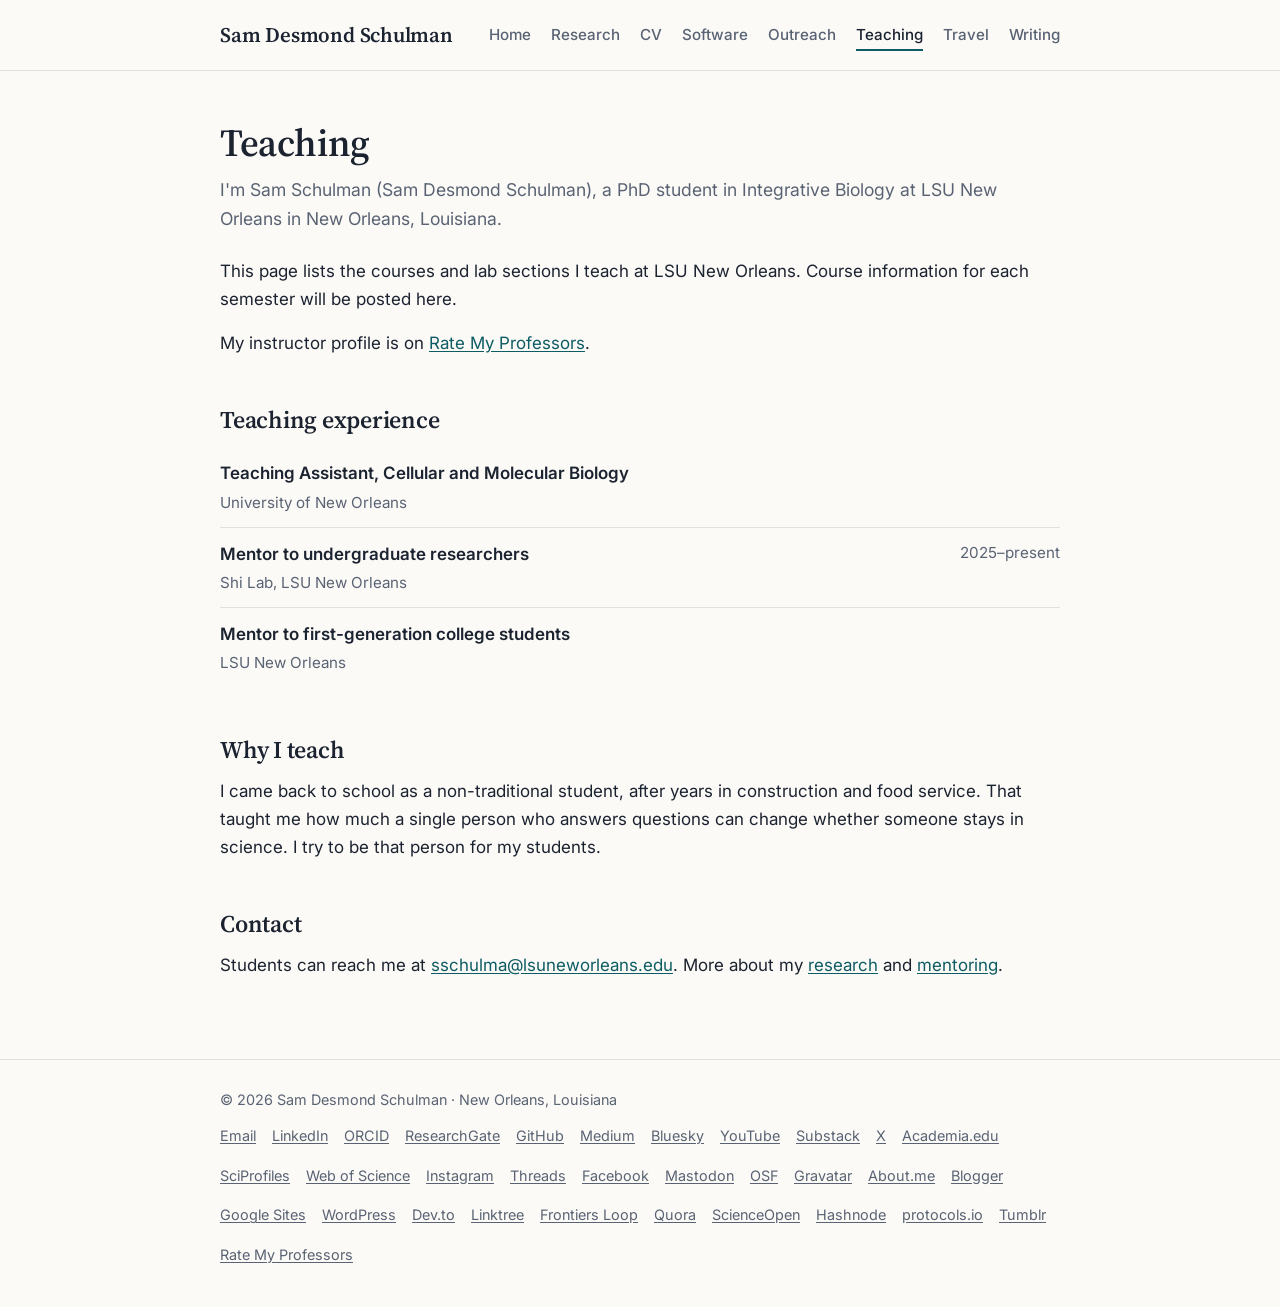
<file: teaching.html>
<!doctype html>
<html lang="en">
<head>
  <meta charset="utf-8">
  <meta name="viewport" content="width=device-width, initial-scale=1">
  <title>Sam Schulman | Teaching Biology, LSU New Orleans</title>
  <meta name="description" content="Teaching and mentoring in biology by Sam Schulman (Sam Desmond Schulman), PhD student in Integrative Biology at LSU New Orleans, New Orleans, Louisiana. Courses, lab sections and teaching experience.">
  <meta name="author" content="Sam Desmond Schulman">
  <link rel="canonical" href="https://samdesmondschulman.com/teaching.html">
  <meta property="og:type" content="profile">
  <meta property="og:title" content="Sam Schulman | Teaching Biology, LSU New Orleans">
  <meta property="og:description" content="Teaching and mentoring in biology by Sam Schulman (Sam Desmond Schulman), PhD student in Integrative Biology at LSU New Orleans, New Orleans, Louisiana.">
  <meta property="og:url" content="https://samdesmondschulman.com/teaching.html">
  <meta property="og:image" content="https://samdesmondschulman.com/sam-desmond-schulman.png">
  <meta property="profile:first_name" content="Sam">
  <meta property="profile:last_name" content="Schulman">
  <meta name="twitter:card" content="summary">
  <link rel="preconnect" href="https://fonts.googleapis.com">
  <link rel="preconnect" href="https://fonts.gstatic.com" crossorigin>
  <link href="https://fonts.googleapis.com/css2?family=Inter:wght@400;500;600&family=Source+Serif+4:opsz,wght@8..60,600&display=swap" rel="stylesheet">
  <link rel="stylesheet" href="style.css">
  <script type="application/ld+json">
  {
    "@context": "https://schema.org",
    "@type": "WebPage",
    "url": "https://samdesmondschulman.com/teaching.html",
    "name": "Sam Schulman | Teaching Biology, LSU New Orleans",
    "about": { "@id": "https://samdesmondschulman.com/#sam" },
    "author": {
      "@type": "Person",
      "@id": "https://samdesmondschulman.com/#sam",
      "name": "Sam Desmond Schulman",
      "alternateName": ["Sam Schulman", "Sam D. Schulman"],
      "sameAs": ["https://www.ratemyprofessors.com/professor/5116360"],
      "url": "https://samdesmondschulman.com/"
    }
  }
  </script>
</head>
<body>
  <header class="site-header">
    <div class="wrap">
      <a class="brand" href="index.html">Sam Desmond Schulman</a>
      <nav class="nav" aria-label="Main">
        <a href="index.html">Home</a>
        <a href="research.html">Research</a>
        <a href="cv.html">CV</a>
        <a href="software.html">Software</a>
        <a href="outreach.html">Outreach</a>
        <a href="teaching.html" aria-current="page">Teaching</a>
        <a href="travel.html">Travel</a>
        <a href="writing.html">Writing</a>
      </nav>
    </div>
  </header>

  <main>
    <div class="wrap">
      <h1>Teaching</h1>
      <p class="lede">I'm Sam Schulman (Sam Desmond Schulman), a PhD student in Integrative Biology at LSU New Orleans in New Orleans, Louisiana.</p>

      <p>This page lists the courses and lab sections I teach at LSU New Orleans. Course information
      for each semester will be posted here.</p>

      <p>My instructor profile is on <a href="https://www.ratemyprofessors.com/professor/5116360">Rate My Professors</a>.</p>

      <h2>Teaching experience</h2>
      <ul class="entries">
        <li><span class="what">Teaching Assistant, Cellular and Molecular Biology</span><span class="when"></span>
          <span class="detail">University of New Orleans</span></li>
        <li><span class="what">Mentor to undergraduate researchers</span><span class="when">2025&ndash;present</span>
          <span class="detail">Shi Lab, LSU New Orleans</span></li>
        <li><span class="what">Mentor to first-generation college students</span><span class="when"></span>
          <span class="detail">LSU New Orleans</span></li>
      </ul>

      <h2>Why I teach</h2>
      <p>I came back to school as a non-traditional student, after years in construction and food
      service. That taught me how much a single person who answers questions can change whether
      someone stays in science. I try to be that person for my students.</p>

      <h2>Contact</h2>
      <p>Students can reach me at <a href="mailto:sschulma@lsuneworleans.edu">sschulma@lsuneworleans.edu</a>. More about my
      <a href="research.html">research</a> and <a href="outreach.html">mentoring</a>.</p>
    </div>
  </main>

  <footer class="site-footer">
    <div class="wrap">
      <span>&copy; 2026 Sam Desmond Schulman &middot; New Orleans, Louisiana</span>
      <span class="footer-links">
        <a href="mailto:sschulma@lsuneworleans.edu">Email</a>
        <a href="https://www.linkedin.com/in/samdesmondschulman" rel="me">LinkedIn</a>
        <a href="https://orcid.org/0009-0003-9695-0405" rel="me">ORCID</a>
        <a href="https://www.researchgate.net/profile/Sam-Schulman-2" rel="me">ResearchGate</a>
        <a href="https://github.com/samdesmondschulman" rel="me">GitHub</a>
        <a href="https://medium.com/@samdesmondschulman" rel="me">Medium</a>
        <a href="https://bsky.app/profile/samdesmondschulman.com" rel="me">Bluesky</a>
        <a href="https://www.youtube.com/@samdesmondschulman" rel="me">YouTube</a>
        <a href="https://samdesmondschulman.substack.com" rel="me">Substack</a>
        <a href="https://x.com/SamDSchulman" rel="me">X</a>
        <a href="https://uno.academia.edu/samschulman" rel="me">Academia.edu</a>
        <a href="https://sciprofiles.com/profile/sam-desmond-schulman" rel="me">SciProfiles</a>
        <a href="https://www.webofscience.com/wos/author/record/AGZ-9314-2022" rel="me">Web of Science</a>
        <a href="https://www.instagram.com/samdesmondschulman/" rel="me">Instagram</a>
        <a href="https://www.threads.com/@samdesmondschulman" rel="me">Threads</a>
        <a href="https://www.facebook.com/profile.php?id=61595675965129" rel="me">Facebook</a>
        <a href="https://mastodon.social/@samdesmondschulman" rel="me">Mastodon</a>
        <a href="https://osf.io/79uh3/" rel="me">OSF</a>
        <a href="https://gravatar.com/samdesmondschulman" rel="me">Gravatar</a>
        <a href="https://about.me/samdesmondschulman" rel="me">About.me</a>
        <a href="https://samdesmondschulman.blogspot.com/" rel="me">Blogger</a>
        <a href="https://sites.google.com/view/samdesmondschulman" rel="me">Google Sites</a>
        <a href="https://samdesmondschulman.wordpress.com/" rel="me">WordPress</a>
        <a href="https://dev.to/samdesmondschulman" rel="me">Dev.to</a>
        <a href="https://linktr.ee/samdesmondschulman" rel="me">Linktree</a>
        <a href="https://loop.frontiersin.org/people/3753012/overview" rel="me">Frontiers Loop</a>
        <a href="https://www.quora.com/profile/Sam-Desmond-Schulman" rel="me">Quora</a>
        <a href="https://www.scienceopen.com/user/samdesmondschulman" rel="me">ScienceOpen</a>
        <a href="https://hashnode.com/@sam-desmond-schulman" rel="me">Hashnode</a>
        <a href="https://www.protocols.io/researchers/sam-desmond-schulman" rel="me">protocols.io</a>
        <a href="https://www.tumblr.com/samdesmondschulman" rel="me">Tumblr</a>
        <a href="https://www.ratemyprofessors.com/professor/5116360">Rate My Professors</a>
      </span>
    </div>
  </footer>
</body>
</html>
</file>
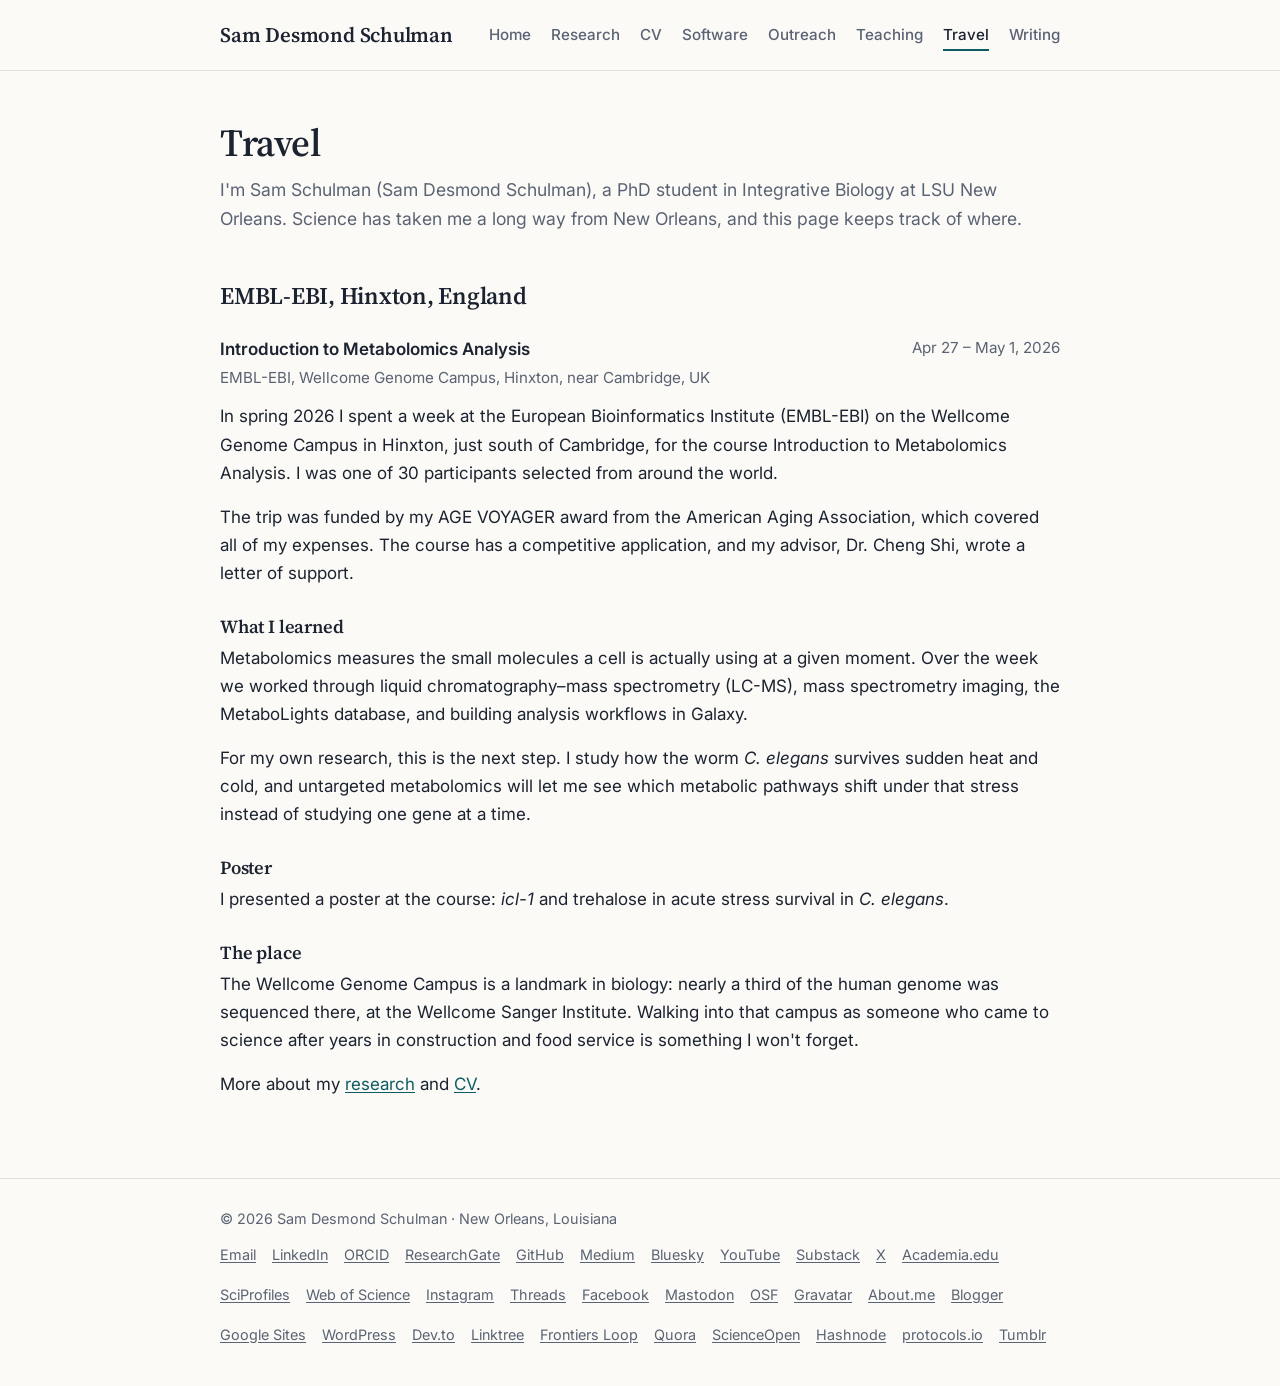
<file: travel.html>
<!doctype html>
<html lang="en">
<head>
  <meta charset="utf-8">
  <meta name="viewport" content="width=device-width, initial-scale=1">
  <title>Sam Schulman | Travel: EMBL-EBI Metabolomics Course, England</title>
  <meta name="description" content="Sam Schulman (Sam Desmond Schulman), PhD student at LSU New Orleans, at EMBL-EBI in Hinxton, England, in 2026 for the Introduction to Metabolomics Analysis course, one of 30 participants selected worldwide.">
  <meta name="author" content="Sam Desmond Schulman">
  <link rel="canonical" href="https://samdesmondschulman.com/travel.html">
  <meta property="og:type" content="profile">
  <meta property="og:title" content="Sam Schulman | Travel: EMBL-EBI Metabolomics Course, England">
  <meta property="og:description" content="Sam Schulman (Sam Desmond Schulman) at EMBL-EBI in Hinxton, England, for the Introduction to Metabolomics Analysis course, 2026.">
  <meta property="og:url" content="https://samdesmondschulman.com/travel.html">
  <meta property="og:image" content="https://samdesmondschulman.com/sam-desmond-schulman.png">
  <meta property="profile:first_name" content="Sam">
  <meta property="profile:last_name" content="Schulman">
  <meta name="twitter:card" content="summary">
  <link rel="preconnect" href="https://fonts.googleapis.com">
  <link rel="preconnect" href="https://fonts.gstatic.com" crossorigin>
  <link href="https://fonts.googleapis.com/css2?family=Inter:wght@400;500;600&family=Source+Serif+4:opsz,wght@8..60,600&display=swap" rel="stylesheet">
  <link rel="stylesheet" href="style.css">
  <script type="application/ld+json">
  {
    "@context": "https://schema.org",
    "@type": "WebPage",
    "url": "https://samdesmondschulman.com/travel.html",
    "name": "Sam Schulman | Travel: EMBL-EBI Metabolomics Course, England",
    "about": { "@id": "https://samdesmondschulman.com/#sam" },
    "author": {
      "@type": "Person",
      "@id": "https://samdesmondschulman.com/#sam",
      "name": "Sam Desmond Schulman",
      "alternateName": ["Sam Schulman", "Sam D. Schulman"],
      "url": "https://samdesmondschulman.com/"
    },
    "mentions": {
      "@type": "EducationEvent",
      "name": "Introduction to Metabolomics Analysis",
      "startDate": "2026-04-27",
      "endDate": "2026-05-01",
      "organizer": { "@type": "Organization", "name": "EMBL-EBI", "url": "https://www.ebi.ac.uk/" },
      "location": {
        "@type": "Place",
        "name": "Wellcome Genome Campus",
        "address": { "@type": "PostalAddress", "addressLocality": "Hinxton", "addressRegion": "Cambridgeshire", "addressCountry": "GB" }
      }
    }
  }
  </script>
</head>
<body>
  <header class="site-header">
    <div class="wrap">
      <a class="brand" href="index.html">Sam Desmond Schulman</a>
      <nav class="nav" aria-label="Main">
        <a href="index.html">Home</a>
        <a href="research.html">Research</a>
        <a href="cv.html">CV</a>
        <a href="software.html">Software</a>
        <a href="outreach.html">Outreach</a>
        <a href="teaching.html">Teaching</a>
        <a href="travel.html" aria-current="page">Travel</a>
        <a href="writing.html">Writing</a>
      </nav>
    </div>
  </header>

  <main>
    <div class="wrap">
      <h1>Travel</h1>
      <p class="lede">I'm Sam Schulman (Sam Desmond Schulman), a PhD student in Integrative Biology at LSU New Orleans. Science has taken me a long way from New Orleans, and this page keeps track of where.</p>

      <h2>EMBL-EBI, Hinxton, England</h2>
      <ul class="entries">
        <li><span class="what">Introduction to Metabolomics Analysis</span><span class="when">Apr 27 &ndash; May 1, 2026</span>
          <span class="detail">EMBL-EBI, Wellcome Genome Campus, Hinxton, near Cambridge, UK</span></li>
      </ul>

      <p>In spring 2026 I spent a week at the European Bioinformatics Institute (EMBL-EBI) on the
      Wellcome Genome Campus in Hinxton, just south of Cambridge, for the course Introduction to
      Metabolomics Analysis. I was one of 30 participants selected from around the world.</p>

      <p>The trip was funded by my AGE VOYAGER award from the American Aging Association, which covered
      all of my expenses. The course has a competitive application, and my advisor, Dr. Cheng Shi,
      wrote a letter of support.</p>

      <h3>What I learned</h3>
      <p>Metabolomics measures the small molecules a cell is actually using at a given moment. Over the
      week we worked through liquid chromatography&ndash;mass spectrometry (LC-MS), mass spectrometry
      imaging, the MetaboLights database, and building analysis workflows in Galaxy.</p>

      <p>For my own research, this is the next step. I study how the worm <em>C. elegans</em> survives
      sudden heat and cold, and untargeted metabolomics will let me see which metabolic pathways shift
      under that stress instead of studying one gene at a time.</p>

      <h3>Poster</h3>
      <p>I presented a poster at the course: <em>icl-1</em> and trehalose in acute stress survival in
      <em>C. elegans</em>.</p>

      <h3>The place</h3>
      <p>The Wellcome Genome Campus is a landmark in biology: nearly a third of the human genome was
      sequenced there, at the Wellcome Sanger Institute. Walking into that campus as someone who came to
      science after years in construction and food service is something I won't forget.</p>

      <p>More about my <a href="research.html">research</a> and <a href="cv.html">CV</a>.</p>
    </div>
  </main>

  <footer class="site-footer">
    <div class="wrap">
      <span>&copy; 2026 Sam Desmond Schulman &middot; New Orleans, Louisiana</span>
      <span class="footer-links">
        <a href="mailto:sschulma@lsuneworleans.edu">Email</a>
        <a href="https://www.linkedin.com/in/samdesmondschulman" rel="me">LinkedIn</a>
        <a href="https://orcid.org/0009-0003-9695-0405" rel="me">ORCID</a>
        <a href="https://www.researchgate.net/profile/Sam-Schulman-2" rel="me">ResearchGate</a>
        <a href="https://github.com/samdesmondschulman" rel="me">GitHub</a>
        <a href="https://medium.com/@samdesmondschulman" rel="me">Medium</a>
        <a href="https://bsky.app/profile/samdesmondschulman.com" rel="me">Bluesky</a>
        <a href="https://www.youtube.com/@samdesmondschulman" rel="me">YouTube</a>
        <a href="https://samdesmondschulman.substack.com" rel="me">Substack</a>
        <a href="https://x.com/SamDSchulman" rel="me">X</a>
        <a href="https://uno.academia.edu/samschulman" rel="me">Academia.edu</a>
        <a href="https://sciprofiles.com/profile/sam-desmond-schulman" rel="me">SciProfiles</a>
        <a href="https://www.webofscience.com/wos/author/record/AGZ-9314-2022" rel="me">Web of Science</a>
        <a href="https://www.instagram.com/samdesmondschulman/" rel="me">Instagram</a>
        <a href="https://www.threads.com/@samdesmondschulman" rel="me">Threads</a>
        <a href="https://www.facebook.com/profile.php?id=61595675965129" rel="me">Facebook</a>
        <a href="https://mastodon.social/@samdesmondschulman" rel="me">Mastodon</a>
        <a href="https://osf.io/79uh3/" rel="me">OSF</a>
        <a href="https://gravatar.com/samdesmondschulman" rel="me">Gravatar</a>
        <a href="https://about.me/samdesmondschulman" rel="me">About.me</a>
        <a href="https://samdesmondschulman.blogspot.com/" rel="me">Blogger</a>
        <a href="https://sites.google.com/view/samdesmondschulman" rel="me">Google Sites</a>
        <a href="https://samdesmondschulman.wordpress.com/" rel="me">WordPress</a>
        <a href="https://dev.to/samdesmondschulman" rel="me">Dev.to</a>
        <a href="https://linktr.ee/samdesmondschulman" rel="me">Linktree</a>
        <a href="https://loop.frontiersin.org/people/3753012/overview" rel="me">Frontiers Loop</a>
        <a href="https://www.quora.com/profile/Sam-Desmond-Schulman" rel="me">Quora</a>
        <a href="https://www.scienceopen.com/user/samdesmondschulman" rel="me">ScienceOpen</a>
        <a href="https://hashnode.com/@sam-desmond-schulman" rel="me">Hashnode</a>
        <a href="https://www.protocols.io/researchers/sam-desmond-schulman" rel="me">protocols.io</a>
        <a href="https://www.tumblr.com/samdesmondschulman" rel="me">Tumblr</a>
      </span>
    </div>
  </footer>
</body>
</html>
</file>
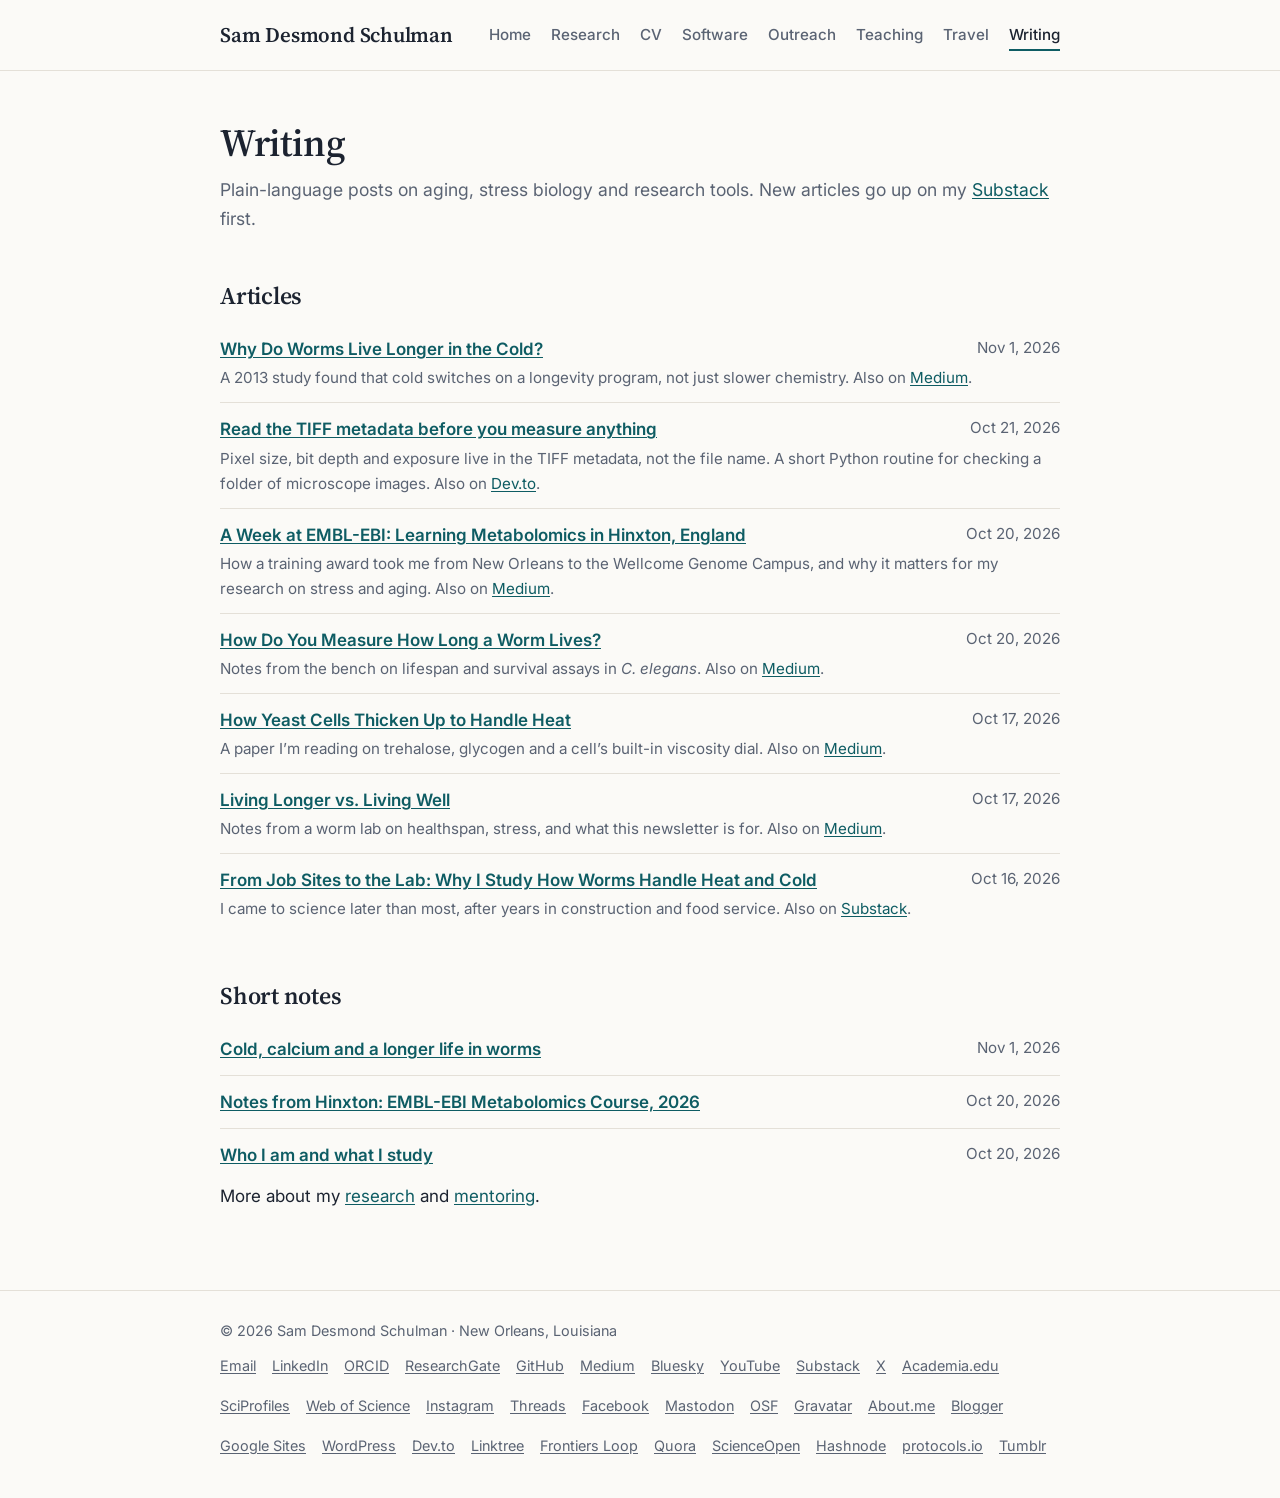
<file: writing.html>
<!doctype html>
<html lang="en">
<head>
  <meta charset="utf-8">
  <meta name="viewport" content="width=device-width, initial-scale=1">
  <title>Writing | Sam Schulman</title>
  <meta name="description" content="Articles by Sam Schulman (Sam Desmond Schulman), PhD student in Integrative Biology at LSU New Orleans, on aging, stress biology and C. elegans research, written for a general audience.">
  <meta name="author" content="Sam Desmond Schulman">
  <link rel="canonical" href="https://samdesmondschulman.com/writing.html">
  <meta property="og:type" content="website">
  <meta property="og:title" content="Writing | Sam Schulman">
  <meta property="og:description" content="Articles by Sam Schulman (Sam Desmond Schulman), PhD student in Integrative Biology at LSU New Orleans, on aging, stress biology and C. elegans research, written for a general audience.">
  <meta property="og:url" content="https://samdesmondschulman.com/writing.html">
  <meta property="og:image" content="https://samdesmondschulman.com/sam-desmond-schulman.png">
  <meta name="twitter:card" content="summary">
  <link rel="preconnect" href="https://fonts.googleapis.com">
  <link rel="preconnect" href="https://fonts.gstatic.com" crossorigin>
  <link href="https://fonts.googleapis.com/css2?family=Inter:wght@400;500;600&family=Source+Serif+4:opsz,wght@8..60,600&display=swap" rel="stylesheet">
  <link rel="stylesheet" href="style.css">
  <script type="application/ld+json">
  {
    "@context": "https://schema.org",
    "@type": "CollectionPage",
    "url": "https://samdesmondschulman.com/writing.html",
    "name": "Writing | Sam Schulman",
    "about": {
      "@id": "https://samdesmondschulman.com/#sam"
    },
    "author": {
      "@type": "Person",
      "@id": "https://samdesmondschulman.com/#sam",
      "name": "Sam Desmond Schulman",
      "alternateName": [
        "Sam Schulman",
        "Sam D. Schulman"
      ],
      "url": "https://samdesmondschulman.com/"
    },
    "hasPart": [
      {
        "@type": "Article",
        "headline": "Why Do Worms Live Longer in the Cold?",
        "url": "https://samdesmondschulman.substack.com/p/why-do-worms-live-longer-in-the-cold",
        "datePublished": "2026-11-01",
        "author": {
          "@id": "https://samdesmondschulman.com/#sam"
        }
      },
      {
        "@type": "Article",
        "headline": "Read the TIFF metadata before you measure anything",
        "url": "https://samdesmondschulman.substack.com/p/read-the-tiff-metadata-before-you",
        "datePublished": "2026-10-21",
        "author": {
          "@id": "https://samdesmondschulman.com/#sam"
        }
      },
      {
        "@type": "Article",
        "headline": "A Week at EMBL-EBI: Learning Metabolomics in Hinxton, England",
        "url": "https://samdesmondschulman.substack.com/p/a-week-at-embl-ebi-learning-metabolomics",
        "datePublished": "2026-10-20",
        "author": {
          "@id": "https://samdesmondschulman.com/#sam"
        }
      },
      {
        "@type": "Article",
        "headline": "How Do You Measure How Long a Worm Lives?",
        "url": "https://samdesmondschulman.substack.com/p/how-do-you-measure-how-long-a-worm",
        "datePublished": "2026-10-20",
        "author": {
          "@id": "https://samdesmondschulman.com/#sam"
        }
      },
      {
        "@type": "Article",
        "headline": "How Yeast Cells Thicken Up to Handle Heat",
        "url": "https://samdesmondschulman.substack.com/p/how-yeast-cells-thicken-up-to-handle",
        "datePublished": "2026-10-17",
        "author": {
          "@id": "https://samdesmondschulman.com/#sam"
        }
      },
      {
        "@type": "Article",
        "headline": "Living Longer vs. Living Well",
        "url": "https://samdesmondschulman.substack.com/p/living-longer-vs-living-well",
        "datePublished": "2026-10-17",
        "author": {
          "@id": "https://samdesmondschulman.com/#sam"
        }
      },
      {
        "@type": "Article",
        "headline": "From Job Sites to the Lab: Why I Study How Worms Handle Heat and Cold",
        "url": "https://medium.com/@samdesmondschulman/from-job-sites-to-the-lab-why-i-study-how-worms-handle-heat-and-cold-8771fc3d6a5e",
        "datePublished": "2026-10-16",
        "author": {
          "@id": "https://samdesmondschulman.com/#sam"
        }
      }
    ]
  }
  </script>
</head>
<body>
  <header class="site-header">
    <div class="wrap">
      <a class="brand" href="index.html">Sam Desmond Schulman</a>
      <nav class="nav" aria-label="Main">
        <a href="index.html">Home</a>
        <a href="research.html">Research</a>
        <a href="cv.html">CV</a>
        <a href="software.html">Software</a>
        <a href="outreach.html">Outreach</a>
        <a href="teaching.html">Teaching</a>
        <a href="travel.html">Travel</a>
        <a href="writing.html" aria-current="page">Writing</a>
      </nav>
    </div>
  </header>

  <main>
    <div class="wrap">
      <h1>Writing</h1>
      <p class="lede">Plain-language posts on aging, stress biology and research tools. New articles go up on my
      <a href="https://samdesmondschulman.substack.com">Substack</a> first.</p>

      <h2>Articles</h2>
      <ul class="entries">
        <li><span class="what"><a href="https://samdesmondschulman.substack.com/p/why-do-worms-live-longer-in-the-cold">Why Do Worms Live Longer in the Cold?</a></span><span class="when">Nov 1, 2026</span>
          <span class="detail">A 2013 study found that cold switches on a longevity program, not just slower chemistry. Also on <a href="https://medium.com/@samdesmondschulman/why-do-worms-live-longer-in-the-cold-68ce3c1f39a3">Medium</a>.</span></li>
        <li><span class="what"><a href="https://samdesmondschulman.substack.com/p/read-the-tiff-metadata-before-you">Read the TIFF metadata before you measure anything</a></span><span class="when">Oct 21, 2026</span>
          <span class="detail">Pixel size, bit depth and exposure live in the TIFF metadata, not the file name. A short Python routine for checking a folder of microscope images. Also on <a href="https://dev.to/samdesmondschulman/read-the-tiff-metadata-before-you-measure-anything-dhi">Dev.to</a>.</span></li>
        <li><span class="what"><a href="https://samdesmondschulman.substack.com/p/a-week-at-embl-ebi-learning-metabolomics">A Week at EMBL-EBI: Learning Metabolomics in Hinxton, England</a></span><span class="when">Oct 20, 2026</span>
          <span class="detail">How a training award took me from New Orleans to the Wellcome Genome Campus, and why it matters for my research on stress and aging. Also on <a href="https://medium.com/@samdesmondschulman/a-week-at-embl-ebi-learning-metabolomics-in-hinxton-england-b3de04a5edff">Medium</a>.</span></li>
        <li><span class="what"><a href="https://samdesmondschulman.substack.com/p/how-do-you-measure-how-long-a-worm">How Do You Measure How Long a Worm Lives?</a></span><span class="when">Oct 20, 2026</span>
          <span class="detail">Notes from the bench on lifespan and survival assays in <em>C. elegans</em>. Also on <a href="https://medium.com/@samdesmondschulman/how-do-you-measure-how-long-a-worm-lives-f77b4b2b8302">Medium</a>.</span></li>
        <li><span class="what"><a href="https://samdesmondschulman.substack.com/p/how-yeast-cells-thicken-up-to-handle">How Yeast Cells Thicken Up to Handle Heat</a></span><span class="when">Oct 17, 2026</span>
          <span class="detail">A paper I&rsquo;m reading on trehalose, glycogen and a cell&rsquo;s built-in viscosity dial. Also on <a href="https://medium.com/@samdesmondschulman/how-yeast-cells-thicken-up-to-handle-heat-e9161ee63904">Medium</a>.</span></li>
        <li><span class="what"><a href="https://samdesmondschulman.substack.com/p/living-longer-vs-living-well">Living Longer vs. Living Well</a></span><span class="when">Oct 17, 2026</span>
          <span class="detail">Notes from a worm lab on healthspan, stress, and what this newsletter is for. Also on <a href="https://medium.com/@samdesmondschulman/living-longer-vs-living-well-36b2e12f6da1">Medium</a>.</span></li>
        <li><span class="what"><a href="https://medium.com/@samdesmondschulman/from-job-sites-to-the-lab-why-i-study-how-worms-handle-heat-and-cold-8771fc3d6a5e">From Job Sites to the Lab: Why I Study How Worms Handle Heat and Cold</a></span><span class="when">Oct 16, 2026</span>
          <span class="detail">I came to science later than most, after years in construction and food service. Also on <a href="https://samdesmondschulman.substack.com/p/from-job-sites-to-the-lab-why-i-study">Substack</a>.</span></li>
      </ul>

      <h2>Short notes</h2>
      <ul class="entries">
        <li><span class="what"><a href="https://samdesmondschulman.blogspot.com/2026/11/cold-calcium-and-longer-life-in-worms.html">Cold, calcium and a longer life in worms</a></span><span class="when">Nov 1, 2026</span></li>
        <li><span class="what"><a href="https://samdesmondschulman.blogspot.com/2026/10/notes-from-hinxton-embl-ebi.html">Notes from Hinxton: EMBL-EBI Metabolomics Course, 2026</a></span><span class="when">Oct 20, 2026</span></li>
        <li><span class="what"><a href="https://samdesmondschulman.blogspot.com/2026/10/who-i-am-and-what-i-study.html">Who I am and what I study</a></span><span class="when">Oct 20, 2026</span></li>
      </ul>

      <p>More about my <a href="research.html">research</a> and <a href="outreach.html">mentoring</a>.</p>
    </div>
  </main>

  <footer class="site-footer">
    <div class="wrap">
      <span>&copy; 2026 Sam Desmond Schulman &middot; New Orleans, Louisiana</span>
      <span class="footer-links">
        <a href="mailto:sschulma@lsuneworleans.edu">Email</a>
        <a href="https://www.linkedin.com/in/samdesmondschulman" rel="me">LinkedIn</a>
        <a href="https://orcid.org/0009-0003-9695-0405" rel="me">ORCID</a>
        <a href="https://www.researchgate.net/profile/Sam-Schulman-2" rel="me">ResearchGate</a>
        <a href="https://github.com/samdesmondschulman" rel="me">GitHub</a>
        <a href="https://medium.com/@samdesmondschulman" rel="me">Medium</a>
        <a href="https://bsky.app/profile/samdesmondschulman.com" rel="me">Bluesky</a>
        <a href="https://www.youtube.com/@samdesmondschulman" rel="me">YouTube</a>
        <a href="https://samdesmondschulman.substack.com" rel="me">Substack</a>
        <a href="https://x.com/SamDSchulman" rel="me">X</a>
        <a href="https://uno.academia.edu/samschulman" rel="me">Academia.edu</a>
        <a href="https://sciprofiles.com/profile/sam-desmond-schulman" rel="me">SciProfiles</a>
        <a href="https://www.webofscience.com/wos/author/record/AGZ-9314-2022" rel="me">Web of Science</a>
        <a href="https://www.instagram.com/samdesmondschulman/" rel="me">Instagram</a>
        <a href="https://www.threads.com/@samdesmondschulman" rel="me">Threads</a>
        <a href="https://www.facebook.com/profile.php?id=61595675965129" rel="me">Facebook</a>
        <a href="https://mastodon.social/@samdesmondschulman" rel="me">Mastodon</a>
        <a href="https://osf.io/79uh3/" rel="me">OSF</a>
        <a href="https://gravatar.com/samdesmondschulman" rel="me">Gravatar</a>
        <a href="https://about.me/samdesmondschulman" rel="me">About.me</a>
        <a href="https://samdesmondschulman.blogspot.com/" rel="me">Blogger</a>
        <a href="https://sites.google.com/view/samdesmondschulman" rel="me">Google Sites</a>
        <a href="https://samdesmondschulman.wordpress.com/" rel="me">WordPress</a>
        <a href="https://dev.to/samdesmondschulman" rel="me">Dev.to</a>
        <a href="https://linktr.ee/samdesmondschulman" rel="me">Linktree</a>
        <a href="https://loop.frontiersin.org/people/3753012/overview" rel="me">Frontiers Loop</a>
        <a href="https://www.quora.com/profile/Sam-Desmond-Schulman" rel="me">Quora</a>
        <a href="https://www.scienceopen.com/user/samdesmondschulman" rel="me">ScienceOpen</a>
        <a href="https://hashnode.com/@sam-desmond-schulman" rel="me">Hashnode</a>
        <a href="https://www.protocols.io/researchers/sam-desmond-schulman" rel="me">protocols.io</a>
        <a href="https://www.tumblr.com/samdesmondschulman" rel="me">Tumblr</a>
      </span>
    </div>
  </footer>
</body>
</html>
</file>
<file: style.css>
:root {
  --ink: #1c2330;
  --muted: #5a6373;
  --accent: #0e5c63;
  --accent-dark: #0a464c;
  --accent-soft: #e7f1f1;
  --bg: #fbfaf7;
  --card: #ffffff;
  --line: #e4e0d8;
  --serif: "Source Serif 4", Georgia, "Times New Roman", serif;
  --sans: "Inter", -apple-system, BlinkMacSystemFont, "Segoe UI", Roboto, Arial, sans-serif;
}

* { box-sizing: border-box; }

html { -webkit-text-size-adjust: 100%; }

body {
  margin: 0;
  background: var(--bg);
  color: var(--ink);
  font-family: var(--sans);
  font-size: 17px;
  line-height: 1.65;
}

a { color: var(--accent); text-underline-offset: 2px; }
a:hover { color: var(--accent-dark); }

.wrap { max-width: 880px; margin: 0 auto; padding: 0 20px; }

/* Header */
.site-header { border-bottom: 1px solid var(--line); background: var(--bg); }
.site-header .wrap {
  display: flex; align-items: center; justify-content: space-between;
  gap: 12px 24px; flex-wrap: wrap; padding-top: 18px; padding-bottom: 18px;
}
.brand {
  font-family: var(--serif); font-size: 1.3rem; font-weight: 600;
  color: var(--ink); text-decoration: none; letter-spacing: -0.01em;
}
.brand:hover { color: var(--accent); }
.nav { display: flex; flex-wrap: wrap; gap: 4px 20px; }
.nav a {
  color: var(--muted); text-decoration: none; font-size: 0.95rem; font-weight: 500;
  padding: 2px 0; border-bottom: 2px solid transparent;
}
.nav a:hover { color: var(--ink); }
.nav a[aria-current="page"] { color: var(--ink); border-bottom-color: var(--accent); }

/* Main */
main { padding: 48px 0 64px; }
h1, h2, h3 { font-family: var(--serif); line-height: 1.25; letter-spacing: -0.01em; }
h1 { font-size: 2.4rem; margin: 0 0 8px; font-weight: 600; }
h2 { font-size: 1.5rem; margin: 48px 0 12px; font-weight: 600; }
h3 { font-size: 1.15rem; margin: 28px 0 6px; font-weight: 600; }
p { margin: 0 0 16px; }
.lede { font-size: 1.1rem; color: var(--muted); margin-bottom: 24px; }
em.gene { font-style: italic; }

/* Hero */
.hero { display: flex; gap: 36px; align-items: center; }
.hero img {
  width: 180px; height: 180px; border-radius: 50%; object-fit: cover; flex: none;
  border: 4px solid var(--card); box-shadow: 0 2px 14px rgba(28, 35, 48, 0.12);
}
.hero .title { font-size: 1.05rem; color: var(--muted); margin: 0 0 4px; }
.buttons { display: flex; flex-wrap: wrap; gap: 10px; margin-top: 20px; }
.btn {
  display: inline-block; padding: 9px 18px; border-radius: 6px; font-weight: 600;
  font-size: 0.95rem; text-decoration: none; border: 1px solid var(--accent);
}
.btn.primary { background: var(--accent); color: #fff; }
.btn.primary:hover { background: var(--accent-dark); color: #fff; }
.btn.ghost { color: var(--accent); background: transparent; }
.btn.ghost:hover { background: var(--accent-soft); }

/* Cards */
.cards { display: grid; grid-template-columns: repeat(3, 1fr); gap: 16px; margin-top: 16px; }
.card {
  background: var(--card); border: 1px solid var(--line); border-radius: 10px; padding: 20px;
}
.card h3 { margin: 0 0 6px; font-size: 1.05rem; }
.card p { margin: 0; color: var(--muted); font-size: 0.95rem; line-height: 1.55; }

/* CV lists */
.entries { list-style: none; padding: 0; margin: 0; }
.entries li {
  display: grid; grid-template-columns: 1fr auto; gap: 2px 16px;
  padding: 12px 0; border-bottom: 1px solid var(--line);
}
.entries li:last-child { border-bottom: 0; }
.entries .what { font-weight: 600; }
.entries .when { color: var(--muted); font-size: 0.95rem; white-space: nowrap; }
.entries .detail { grid-column: 1 / -1; color: var(--muted); font-size: 0.95rem; }

ul.plain { padding-left: 20px; margin: 0 0 16px; }
ul.plain li { margin-bottom: 6px; }

.callout {
  background: var(--accent-soft); border-left: 4px solid var(--accent);
  padding: 16px 20px; border-radius: 0 8px 8px 0; margin: 24px 0;
}
.callout p:last-child { margin-bottom: 0; }

/* Footer */
.site-footer { border-top: 1px solid var(--line); padding: 28px 0 40px; color: var(--muted); font-size: 0.9rem; }
.site-footer .wrap { display: flex; justify-content: space-between; gap: 12px 24px; flex-wrap: wrap; }
.site-footer a { color: var(--muted); }
.site-footer a:hover { color: var(--ink); }
.footer-links { display: flex; gap: 16px; flex-wrap: wrap; }

@media (max-width: 720px) {
  body { font-size: 16px; }
  main { padding: 32px 0 48px; }
  h1 { font-size: 1.9rem; }
  .hero { flex-direction: column; align-items: flex-start; gap: 20px; }
  .hero img { width: 140px; height: 140px; }
  .cards { grid-template-columns: 1fr; }
  .entries li { grid-template-columns: 1fr; }
}
</file>
